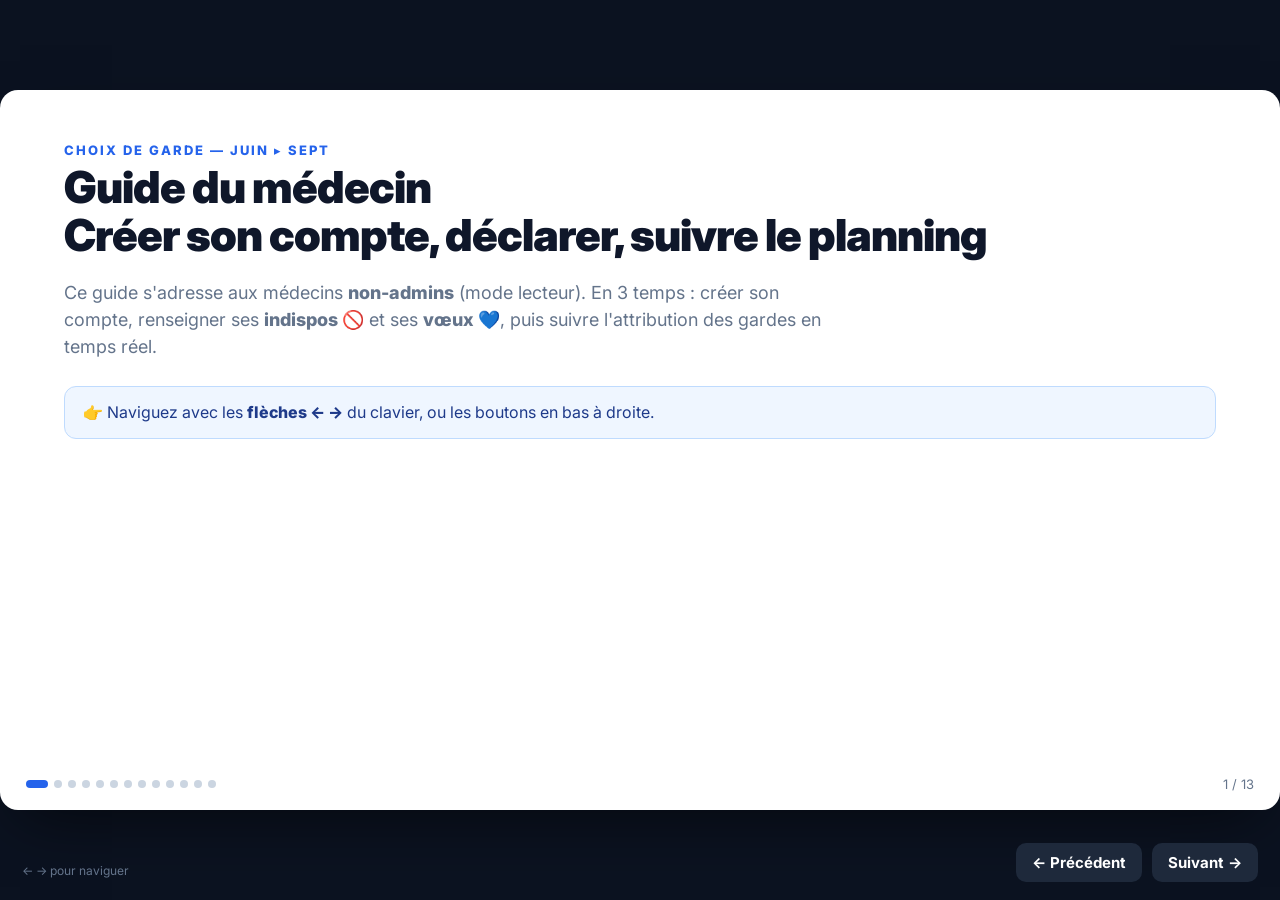
<file: guide/index.html>
<!DOCTYPE html>
<html lang="fr">
<head>
<meta charset="UTF-8">
<meta name="viewport" content="width=device-width, initial-scale=1.0">
<title>Guide médecin — Choix de garde (mode lecteur)</title>
<link rel="preconnect" href="https://fonts.googleapis.com">
<link rel="stylesheet" href="https://fonts.googleapis.com/css2?family=Inter:wght@400;500;600;700;800;900&display=swap">
<style>
  :root{
    --ink:#0f172a; --soft:#64748b; --primary:#2563eb; --primary-soft:#eff6ff;
    --ok:#16a34a; --green-cell:#dcfce7; --green-site:#a7d8b9;
    --friday:#f8fafc; --weekend:#f1f5f9; --full:#dde3eb;
    --voeu:#bfdbfe; --indispo:#fef2f2; --indispo-b:#fca5a5;
    --purple:#7c3aed;
  }
  *{box-sizing:border-box; margin:0; padding:0}
  html,body{height:100%}
  body{
    font-family:'Inter',system-ui,sans-serif; color:var(--ink);
    background:#0b1220; display:flex; align-items:center; justify-content:center;
    overflow:hidden;
  }
  .stage{
    width:min(100vw,1280px); height:min(100vh,720px);
    position:relative;
  }
  .slide{
    position:absolute; inset:0; background:#fff;
    border-radius:18px; overflow:hidden;
    padding:52px 64px; display:none; flex-direction:column;
    box-shadow:0 24px 60px -20px rgba(0,0,0,.6);
  }
  .slide.active{display:flex; animation:fade .35s ease}
  @keyframes fade{from{opacity:0; transform:translateY(8px)}to{opacity:1; transform:none}}
  .kicker{
    font-size:13px; font-weight:800; letter-spacing:2px; text-transform:uppercase;
    color:var(--primary);
  }
  h1{font-size:44px; font-weight:900; line-height:1.08; margin:6px 0 4px; letter-spacing:-1px}
  h2{font-size:30px; font-weight:800; line-height:1.12; margin:6px 0 14px; letter-spacing:-.5px}
  p.lead{font-size:18px; color:var(--soft); line-height:1.5; max-width:70ch}
  .body{margin-top:18px; display:flex; gap:34px; flex:1; min-height:0}
  .col{flex:1; min-width:0; display:flex; flex-direction:column; gap:14px}
  ul{list-style:none; display:flex; flex-direction:column; gap:12px}
  li{font-size:18px; line-height:1.4; padding-left:34px; position:relative}
  li::before{content:attr(data-ic); position:absolute; left:0; top:-1px; font-size:20px}
  .step{
    display:flex; gap:14px; align-items:flex-start; font-size:18px; line-height:1.4;
  }
  .num{
    flex:none; width:30px; height:30px; border-radius:50%;
    background:var(--primary); color:#fff; font-weight:800; font-size:15px;
    display:grid; place-items:center; margin-top:1px;
  }
  .tag{
    display:inline-flex; align-items:center; gap:6px;
    padding:3px 11px; border-radius:999px; font-size:14px; font-weight:700;
  }
  .callout{
    background:var(--primary-soft); border:1px solid #bfdbfe; border-radius:12px;
    padding:14px 18px; font-size:16px; line-height:1.45; color:#1e3a8a;
  }
  .callout.warn{background:#fffbeb; border-color:#fde68a; color:#92400e}
  .callout.green{background:#f0fdf4; border-color:#bbf7d0; color:#166534}
  b{font-weight:800}
  .fig{
    flex:1; display:flex; align-items:center; justify-content:center;
    background:#f8fafc; border:1px solid #e2e8f0; border-radius:16px; padding:22px;
  }
  /* mini-calendrier maquette */
  .mini{display:grid; grid-template-columns:repeat(4,1fr); gap:7px; width:100%}
  .cell{
    border:1px solid #e2e8f0; border-radius:8px; min-height:76px; background:#fff;
    padding:6px 7px; font-size:12px; display:flex; flex-direction:column; gap:3px;
    position:relative;
  }
  .cell .d{font-weight:800; font-size:15px; text-align:center}
  .cell .s{font-size:11px; color:#94a3b8; display:flex; justify-content:space-between}
  .cell .s b{color:#475569; font-weight:700}
  .cell.friday{background:var(--friday)}
  .cell.weekend{background:var(--weekend)}
  .cell.full{background:var(--full)}
  .cell.full .s{color:#64748b}
  .cell.mine{background:var(--green-cell); box-shadow:inset 0 0 0 2px var(--ok)}
  .cell.mine .site-on{background:var(--green-site); color:#14532d; font-weight:700; border-radius:3px; padding:0 3px}
  .cell.pick{box-shadow:inset 0 0 0 2px var(--primary); background:var(--primary-soft)}
  .cell.pick .free{color:#1d4ed8; font-weight:800}
  .cell.voeu{background:var(--voeu)}
  .cell.voeu::after{content:attr(data-v); position:absolute; top:2px; right:3px; font-size:9px; font-weight:700}
  .cell.indispo{background:var(--indispo); box-shadow:inset 0 0 0 1.5px var(--indispo-b)}
  .cell.indispo .d::after{content:" 🚫"; font-size:11px}
  .caption{margin-top:12px; font-size:14px; color:var(--soft); text-align:center}
  .legend{display:grid; grid-template-columns:1fr 1fr; gap:12px 26px; width:100%}
  .lg{display:flex; align-items:center; gap:12px; font-size:16px}
  .sw{width:44px; height:34px; border-radius:7px; border:1px solid #e2e8f0; flex:none}
  .two{display:grid; grid-template-columns:1fr 1fr; gap:22px}
  .card{border:1px solid #e2e8f0; border-radius:14px; padding:18px 20px}
  .card h3{font-size:19px; margin-bottom:10px; display:flex; align-items:center; gap:8px}
  .card.mono{background:#faf5ff; border-color:#e9d5ff}
  .card.duo{background:#eff6ff; border-color:#bfdbfe}
  .card ul li{font-size:16px}
  .footer{
    position:absolute; left:0; right:0; bottom:0; height:52px;
    display:flex; align-items:center; justify-content:space-between;
    padding:0 26px; font-size:13px; color:var(--soft);
  }
  .dots{display:flex; gap:6px}
  .dot{width:8px; height:8px; border-radius:50%; background:#cbd5e1; cursor:pointer}
  .dot.on{background:var(--primary); width:22px; border-radius:5px}
  .nav{position:fixed; bottom:18px; right:22px; display:flex; gap:10px; z-index:10}
  .nav button{
    font-family:inherit; border:none; border-radius:10px; padding:10px 16px;
    font-size:15px; font-weight:700; cursor:pointer; background:#1e293b; color:#fff;
  }
  .nav button:hover{background:#334155}
  .hint-key{position:fixed; bottom:22px; left:22px; color:#64748b; font-size:12px; z-index:10}
  .pill-tabs{display:flex; gap:6px; background:#f1f5f9; padding:5px; border-radius:999px; width:fit-content}
  .pill-tabs span{padding:6px 16px; border-radius:999px; font-size:14px; font-weight:700; color:#64748b}
  .pill-tabs span.act{background:#fff; color:var(--primary); box-shadow:0 1px 3px rgba(0,0,0,.1)}
  .pill-tabs span.adm{opacity:.4}
  .banner{
    background:#eff6ff; border:1px solid #bfdbfe; color:#1e40af;
    border-radius:10px; padding:10px 16px; font-size:15px; line-height:1.4;
  }
  .notif{
    background:#fff; border-radius:16px; padding:22px 26px; text-align:center;
    box-shadow:0 10px 30px -8px rgba(0,0,0,.25); border:1px solid #e2e8f0; max-width:340px;
  }
  .notif .ico{font-size:40px}
  .notif h3{font-size:22px; margin:6px 0}
  .notif p{color:var(--soft); font-size:15px}
  .quote-note{font-size:12px; color:#94a3b8; font-style:italic; margin-top:6px}
</style>
</head>
<body>
<div class="stage" id="stage">

  <!-- 1 -->
  <section class="slide active">
    <div class="kicker">Choix de garde — juin ▸ sept</div>
    <h1>Guide du médecin<br>Créer son compte, déclarer, suivre le planning</h1>
    <p class="lead" style="margin-top:16px">Ce guide s'adresse aux médecins <b>non-admins</b> (mode lecteur). En 3 temps :
      créer son compte, renseigner ses <b>indispos 🚫</b> et ses <b>vœux 💙</b>, puis suivre l'attribution des gardes en temps réel.</p>
    <div class="callout" style="margin-top:26px">👉 Naviguez avec les <b>flèches ← →</b> du clavier, ou les boutons en bas à droite.</div>
  </section>

  <!-- 1bis — Le principe -->
  <section class="slide">
    <div class="kicker">Le principe</div>
    <h2>Des dates « choisissables » calculées à chaque tour</h2>
    <div class="body">
      <div class="col" style="justify-content:center; flex:1.1">
        <p class="lead">Les gardes se choisissent <b>à tour de rôle</b>. À votre tour, l'application <b>croise trois informations</b> pour ne mettre en avant que les dates qui conviennent — un gain de temps et moins d'erreurs.</p>
        <ul>
          <li data-ic="🚫"><b>Vos indispos</b> — les jours impossibles sont écartés.</li>
          <li data-ic="🎯"><b>Vos objectifs</b> — combien de gardes, et sur quels sites.</li>
          <li data-ic="📋"><b>Les règles du tour</b> — ce qui peut être pris à ce tour (semaine, WE/férié…).</li>
          <li data-ic="🛏️"><b>Veille et lendemain d'une garde déjà prise</b> — écartés aussi (jamais deux gardes collées).</li>
        </ul>
      </div>
      <div class="col fig">
        <div style="display:flex; flex-direction:column; align-items:center; gap:7px; width:100%">
          <div style="width:82%; background:var(--weekend); border:1px solid #e2e8f0; border-radius:10px; padding:8px 14px; font-size:15px; font-weight:700">🚫&nbsp; Vos indispos</div>
          <div style="width:82%; background:var(--weekend); border:1px solid #e2e8f0; border-radius:10px; padding:8px 14px; font-size:15px; font-weight:700">🎯&nbsp; Vos objectifs</div>
          <div style="width:82%; background:var(--weekend); border:1px solid #e2e8f0; border-radius:10px; padding:8px 14px; font-size:15px; font-weight:700">📋&nbsp; Règles du tour</div>
          <div style="width:82%; background:var(--weekend); border:1px solid #e2e8f0; border-radius:10px; padding:8px 14px; font-size:15px; font-weight:700">🛏️&nbsp; Veille &amp; lendemain de garde</div>
          <div style="font-size:26px; color:#94a3b8; line-height:1">↓</div>
          <div style="width:78%; background:var(--primary-soft); box-shadow:inset 0 0 0 2px var(--primary); border-radius:10px; padding:12px 14px; font-size:17px; font-weight:800; color:#1d4ed8; text-align:center">🔵&nbsp; Dates choisissables</div>
          <div class="caption" style="margin-top:6px">Le choix est <b>guidé</b> et plus rapide.</div>
        </div>
      </div>
    </div>
  </section>

  <!-- 2 -->
  <section class="slide">
    <div class="kicker">Étape 1 · Compte</div>
    <h2>Créer son compte</h2>
    <div class="body">
      <div class="col">
        <div class="step"><div class="num">1</div><div>Saisir un <b>email</b> et un <b>mot de passe</b>.</div></div>
        <div class="step"><div class="num">2</div><div>Cliquer sur <span class="tag" style="background:#e2e8f0">Créer un compte</span> (la première fois seulement).</div></div>
        <div class="step"><div class="num">3</div><div>Les fois suivantes : <span class="tag" style="background:#dbeafe;color:#1e40af">Se connecter</span> avec les mêmes identifiants.</div></div>
        <div class="callout" style="margin-top:8px">Un seul compte par personne — le mot de passe est à conserver précieusement.</div>
      </div>
      <div class="col fig">
        <div style="width:280px; border:1px solid #e2e8f0; border-radius:14px; padding:22px; background:#fff">
          <div style="font-weight:900; font-size:20px">Choix Garde</div>
          <div style="color:#64748b; font-size:13px; margin-bottom:14px">juin – sept 2026</div>
          <div style="font-size:12px; color:#475569">Email</div>
          <div style="border:1px solid #cbd5e1; border-radius:7px; height:34px; margin:3px 0 10px"></div>
          <div style="font-size:12px; color:#475569">Mot de passe</div>
          <div style="border:1px solid #cbd5e1; border-radius:7px; height:34px; margin:3px 0 14px"></div>
          <div style="display:flex; gap:8px">
            <div style="flex:1; background:var(--primary); color:#fff; text-align:center; border-radius:7px; padding:8px; font-weight:700; font-size:13px">Se connecter</div>
            <div style="flex:1; border:1px solid #cbd5e1; text-align:center; border-radius:7px; padding:8px; font-weight:700; font-size:13px">Créer un compte</div>
          </div>
        </div>
      </div>
    </div>
  </section>

  <!-- 3 -->
  <section class="slide">
    <div class="kicker">Étape 1 · Identité</div>
    <h2>Première connexion : choisir son nom</h2>
    <div class="body">
      <div class="col">
        <p class="lead">À la toute première connexion, l'application demande de <b>s'associer à son nom</b> dans la liste des médecins.</p>
        <div class="step"><div class="num">1</div><div>Sélectionner <b>son nom</b> dans le menu déroulant.</div></div>
        <div class="step"><div class="num">2</div><div>Cliquer sur <span class="tag" style="background:#dbeafe;color:#1e40af">Valider</span>.</div></div>
        <div class="callout warn" style="margin-top:8px">⚠️ Bien sélectionner <b>son propre</b> nom : c'est lui qui porte les objectifs, les vœux et les gardes.</div>
      </div>
      <div class="col fig">
        <div style="width:300px; border:1px solid #e2e8f0; border-radius:14px; padding:22px; background:#fff">
          <p style="font-size:14px; color:#475569; margin-bottom:12px">Première connexion — choisis ton nom dans la liste :</p>
          <div style="font-size:12px; color:#475569">Nom</div>
          <div style="border:1px solid #cbd5e1; border-radius:7px; height:36px; margin:3px 0 14px; display:flex; align-items:center; padding:0 10px; font-size:13px; color:#0f172a; justify-content:space-between">Dr Martin <span style="color:#94a3b8">▾</span></div>
          <div style="background:var(--primary); color:#fff; text-align:center; border-radius:7px; padding:9px; font-weight:700; font-size:13px">Valider</div>
        </div>
      </div>
    </div>
  </section>

  <!-- 4 -->
  <section class="slide">
    <div class="kicker">Repères</div>
    <h2>Deux onglets à disposition</h2>
    <div class="body">
      <div class="col" style="gap:20px">
        <div class="pill-tabs">
          <span class="act">Planning</span><span>Perso</span><span class="adm">Réglages · admin</span><span>Déconnexion</span>
        </div>
        <ul>
          <li data-ic="🗓️"><b>Planning</b> — le calendrier des gardes, en <b>lecture seule</b>. Il permet de suivre qui prend quoi, en temps réel.</li>
          <li data-ic="👤"><b>Perso</b> — l'espace personnel : les objectifs, et l'endroit où déclarer ses <b>indispos 🚫</b> et ses <b>vœux 💙</b>.</li>
          <li data-ic="🔒"><b>Réglages</b> — réservé à l'admin, il n'apparaît pas côté médecin.</li>
        </ul>
        <div class="callout">Le passage de <b>Perso</b> à <b>Planning</b> est possible à tout moment : les déclarations sont enregistrées automatiquement.</div>
      </div>
    </div>
  </section>

  <!-- 5 -->
  <section class="slide">
    <div class="kicker">Étape 2 · Perso</div>
    <h2>L'onglet Perso en un coup d'œil</h2>
    <div class="body">
      <div class="col">
        <ul>
          <li data-ic="🎯"><b>Mes objectifs restants</b> — le nombre de gardes restant à obtenir (par site, semaine / WE-férié).</li>
          <li data-ic="⏭️"><b>À mon prochain tour</b> — un rappel de ce qui pourra être choisi.</li>
          <li data-ic="🚫"><b>Indispos</b> — les jours d'indisponibilité.</li>
          <li data-ic="💙"><b>Vœux</b> — les jours / sites souhaités.</li>
        </ul>
        <div class="callout green">Plus les indispos et vœux sont à jour, mieux l'attribution correspondra aux préférences de chacun.</div>
      </div>
      <div class="col fig">
        <div style="width:100%">
          <div style="background:linear-gradient(90deg,#166534,#15803d); color:#fff; border-radius:10px 10px 0 0; padding:10px 14px; font-weight:800">Dr Martin</div>
          <div style="border:1px solid #e2e8f0; border-top:none; border-radius:0 0 10px 10px; padding:14px; display:flex; gap:14px; font-size:13px">
            <div style="flex:1"><div style="color:#64748b; font-size:11px; text-transform:uppercase; font-weight:700">Objectifs</div>
              HMN · Semaine 7 · WE 4<br>ACH · Semaine 5 · WE 3</div>
            <div style="flex:1; background:#f0fdf4; border:1px solid #166534; border-radius:8px; padding:8px"><div style="color:#166534; font-size:11px; font-weight:800">Gardes restantes</div>HMN 3 · ACH 2</div>
          </div>
        </div>
      </div>
    </div>
  </section>

  <!-- 6 -->
  <section class="slide">
    <div class="kicker">Étape 2 · Déclarer</div>
    <h2>Poser une indispo 🚫 ou un vœu 💙</h2>
    <div class="body">
      <div class="col">
        <div class="banner" style="background:#f8fafc; border-color:#e2e8f0; color:#334155">
          Clic sur la <b>date</b> = 🚫 indispo (re-clic = annuler).<br>
          Clic sur <b>HMN</b> ou <b>ACH</b> = 💙 vœu sur ce site (re-clic = annuler).
        </div>
        <ul>
          <li data-ic="🚫"><b>Indispo</b> : cliquer sur le <b>numéro du jour</b> → la case devient rouge.</li>
          <li data-ic="💙"><b>Vœu</b> : cliquer sur <b>HMN</b> ou <b>ACH</b> dans la case → fond bleu + cœur.</li>
          <li data-ic="🔁"><b>Annuler</b> : re-cliquer au même endroit.</li>
          <li data-ic="⛔"><b>Exclusifs</b> : un jour est soit indispo, soit vœu — pas les deux.</li>
        </ul>
      </div>
      <div class="col fig">
        <div class="mini" style="grid-template-columns:repeat(2,1fr); max-width:260px">
          <div class="cell indispo"><div class="d">12</div><div class="s">HMN</div><div class="s">ACH</div></div>
          <div class="cell voeu" data-v="💙HMN"><div class="d">14</div><div class="s"><b>HMN</b></div><div class="s">ACH</div></div>
        </div>
        <div class="caption">À gauche : indispo 🚫 · À droite : vœu 💙 sur HMN</div>
      </div>
    </div>
  </section>

  <!-- 7 -->
  <section class="slide">
    <div class="kicker">Subtilité importante</div>
    <h2>Mono-site vs double-site</h2>
    <div class="body">
      <div class="two" style="width:100%">
        <div class="card mono">
          <h3>🅜 Médecin mono-site</h3>
          <ul>
            <li data-ic="•">Un <b>seul site</b> pratiqué (HMN <i>ou</i> ACH).</li>
            <li data-ic="•">L'application n'affiche que <b>la ligne de garde concernée</b> — objectifs, consignes et calendrier adaptés au site.</li>
            <li data-ic="💙">Un vœu = un clic sur son site. Simple.</li>
          </ul>
        </div>
        <div class="card duo">
          <h3>🅓 Médecin double-site</h3>
          <ul>
            <li data-ic="•"><b>HMN et ACH</b> pratiqués : les deux lignes s'affichent.</li>
            <li data-ic="💙">Un vœu peut porter sur <b>HMN</b>, sur <b>ACH</b>, ou sur <b>les deux</b> le même jour.</li>
            <li data-ic="①">Un vœu <b>HMN + ACH le même jour = 1 seul vœu</b> (« les deux »), pas deux.</li>
          </ul>
        </div>
      </div>
    </div>
  </section>

  <!-- 8 -->
  <section class="slide">
    <div class="kicker">Étape 3 · Suivre</div>
    <h2>Le Planning est en lecture seule</h2>
    <div class="body">
      <div class="col">
        <div class="banner">👁 Lecture seule — seul l'admin modifie le planning. Tu vois les changements en temps réel ; tu peux toujours ajuster tes indispos &amp; vœux dans l'onglet <b>Perso</b>.</div>
        <div class="quote-note">↑ texte exact affiché dans l'application</div>
        <ul>
          <li data-ic="👀">Le planning se <b>consulte</b> sans possibilité de le modifier.</li>
          <li data-ic="⚡">Chaque garde posée par l'admin <b>apparaît instantanément</b>.</li>
          <li data-ic="✍️">Seul l'onglet <b>Perso</b> reste modifiable (indispos &amp; vœux), à tout moment.</li>
        </ul>
      </div>
    </div>
  </section>

  <!-- 9 -->
  <section class="slide">
    <div class="kicker">Affichage</div>
    <h2>Quand c'est une autre personne qui choisit</h2>
    <div class="body">
      <div class="col">
        <p class="lead">L'onglet <b>Planning</b> est affiché <b>du point de vue de la personne dont c'est le tour</b>, pour l'aider à choisir.</p>
        <ul>
          <li data-ic="🟩"><b>Vert</b> = les gardes de la <b>personne en train de choisir</b> — <b>pas</b> les siennes.</li>
          <li data-ic="⬜"><b>Gris foncé</b> = jour <b>complet</b> (les deux sites pris).</li>
          <li data-ic="🔵"><b>Liseré bleu</b> = date encore <b>choisissable</b> par cette personne.</li>
          <li data-ic="🙈">Les vœux / indispos ne sont visibles que par la personne concernée.</li>
        </ul>
        <div class="callout green">💡 Pour suivre <b>ses propres gardes</b> et son avancement, ouvrir l'onglet <b>Perso</b> : le calendrier y reste centré sur soi (ses gardes en vert).</div>
      </div>
      <div class="col fig">
        <div class="mini">
          <div class="cell mine"><div class="d">3</div><div class="s"><span class="site-on">HMN</span></div><div class="s">ACH</div></div>
          <div class="cell full"><div class="d">4</div><div class="s"><b>HMN</b></div><div class="s"><b>ACH</b></div></div>
          <div class="cell pick"><div class="d">5</div><div class="s free">HMN</div><div class="s free">ACH</div></div>
          <div class="cell friday"><div class="d">6</div><div class="s">HMN</div><div class="s">ACH</div></div>
        </div>
        <div class="caption">Vert = garde de la personne qui choisit · jour complet · date choisissable · jour libre</div>
      </div>
    </div>
  </section>

  <!-- 10 -->
  <section class="slide">
    <div class="kicker">Affichage</div>
    <h2>Quand c'est à son tour de choisir</h2>
    <div class="body">
      <div class="col">
        <ul>
          <li data-ic="🔔">Une <b>notification</b> « C'est à toi de choisir ! » apparaît, quel que soit l'onglet.</li>
          <li data-ic="💙">Sur <b>son propre écran</b> (connecté à son compte), <b>ses vœux</b> (bleu) et <b>ses indispos</b> (rouge 🚫) s'affichent pour repérer les bons jours.</li>
          <li data-ic="👁"><b>Sur l'écran partagé de l'admin</b> (vue admin), ces vœux/indispos <b>ne sont pas visibles</b> — seules les gardes et les dates choisissables le sont.</li>
          <li data-ic="🧑‍⚕️">👉 <b>C'est l'admin qui pose la garde</b> — il suffit de lui communiquer le choix.</li>
        </ul>
        <div class="callout">En pratique : l'admin <b>partage son écran (Zoom)</b> pour tout le monde ; chacun peut en parallèle <b>se connecter avec son compte</b> pour mieux voir ses propres gardes, vœux et indispos.</div>
      </div>
      <div class="col fig">
        <div class="notif">
          <div class="ico">🔔</div>
          <h3>C'est à toi de choisir&nbsp;!</h3>
          <p>Tour 2 — à choisir : 1 semaine, 1 WE/férié.</p>
          <div style="margin-top:12px; display:flex; gap:8px; justify-content:center">
            <div style="background:var(--primary); color:#fff; border-radius:8px; padding:8px 16px; font-weight:700; font-size:13px">Voir le planning</div>
            <div style="border:1px solid #cbd5e1; border-radius:8px; padding:8px 16px; font-weight:700; font-size:13px">OK</div>
          </div>
        </div>
      </div>
    </div>
  </section>

  <!-- 11 -->
  <section class="slide">
    <div class="kicker">Aide-mémoire</div>
    <h2>La légende des couleurs</h2>
    <div class="body">
      <div class="col" style="justify-content:center">
        <div class="legend">
          <div class="lg"><span class="sw" style="background:var(--green-cell); box-shadow:inset 0 0 0 2px var(--ok)"></span> Garde attribuée <span style="color:#64748b;font-size:13px">(du choisisseur sur Planning, de soi sur Perso)</span></div>
          <div class="lg"><span class="sw" style="background:var(--voeu)"></span> Vœu 💙 (visible à son tour)</div>
          <div class="lg"><span class="sw" style="background:var(--indispo); box-shadow:inset 0 0 0 1.5px var(--indispo-b)"></span> Indispo 🚫 (visible à son tour)</div>
          <div class="lg"><span class="sw" style="background:var(--primary-soft); box-shadow:inset 0 0 0 2px var(--primary)"></span> Date choisissable</div>
          <div class="lg"><span class="sw" style="background:var(--full)"></span> Jour complet</div>
          <div class="lg"><span class="sw" style="background:var(--weekend)"></span> Week-end / férié</div>
          <div class="lg"><span class="sw" style="background:var(--friday)"></span> Vendredi</div>
          <div class="lg"><span class="sw" style="background:#fff"></span> Jour de semaine libre</div>
        </div>
        <div class="callout green" style="margin-top:22px">Une <b>garde attribuée (vert)</b> prime toujours : si un vœu tombe sur ce jour, la case reste verte.</div>
      </div>
    </div>
  </section>

  <!-- 12 -->
  <section class="slide">
    <div class="kicker">C'est tout !</div>
    <h1>En résumé</h1>
    <div class="body">
      <div class="col" style="justify-content:center">
        <ul style="gap:16px">
          <li data-ic="①"><b>Créer son compte</b> et s'associer à son nom.</li>
          <li data-ic="②"><b>Onglet Perso</b> : poser ses indispos 🚫 et ses vœux 💙 (mono ou double-site).</li>
          <li data-ic="③"><b>Onglet Planning</b> : suivre l'attribution en temps réel (lecture seule).</li>
          <li data-ic="④"><b>À son tour</b> : une notification prévient, l'admin pose la garde.</li>
        </ul>
        <div class="callout" style="margin-top:10px">Une question, un doute sur un vœu ou une indispo ? S'adresser à l'admin — tout se met à jour en direct.</div>
      </div>
    </div>
  </section>

</div>

<div class="hint-key">← → pour naviguer</div>
<div class="nav">
  <button id="prev">← Précédent</button>
  <button id="next">Suivant →</button>
</div>

<script>
  const slides=[...document.querySelectorAll('.slide')];
  let i=0;
  function show(n){
    i=Math.max(0,Math.min(slides.length-1,n));
    slides.forEach((s,k)=>s.classList.toggle('active',k===i));
    renderDots();
  }
  function renderDots(){
    slides.forEach(s=>{
      let f=s.querySelector('.footer');
      if(!f){f=document.createElement('div');f.className='footer';s.appendChild(f);}
      f.innerHTML='<div class="dots">'+slides.map((_,k)=>'<span class="dot '+(k===i?'on':'')+'" data-k="'+k+'"></span>').join('')+'</div>'
        +'<div>'+(i+1)+' / '+slides.length+'</div>';
    });
    document.querySelectorAll('.dot').forEach(d=>d.onclick=()=>show(+d.dataset.k));
  }
  document.getElementById('next').onclick=()=>show(i+1);
  document.getElementById('prev').onclick=()=>show(i-1);
  document.addEventListener('keydown',e=>{
    if(e.key==='ArrowRight'||e.key===' '||e.key==='PageDown')show(i+1);
    else if(e.key==='ArrowLeft'||e.key==='PageUp')show(i-1);
    else if(e.key==='Home')show(0);
    else if(e.key==='End')show(slides.length-1);
  });
  show(0);
</script>
</body>
</html>
</file>
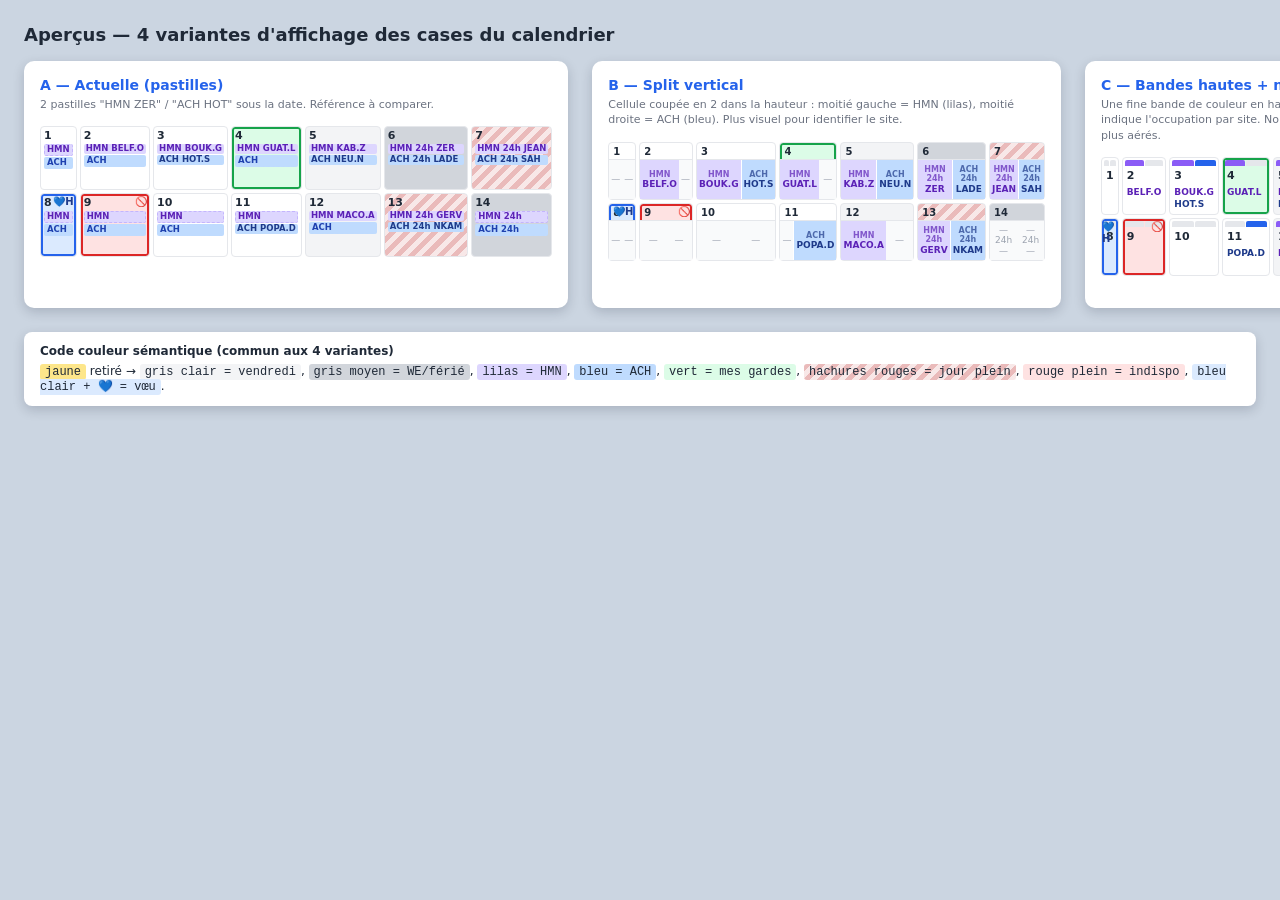
<file: previews.html>
<!DOCTYPE html>
<html lang="fr">
<head>
<meta charset="UTF-8">
<title>Aperçus — variantes d'affichage</title>
<style>
  body {
    font-family: -apple-system, BlinkMacSystemFont, "Segoe UI", system-ui, sans-serif;
    background: #cbd5e1;
    color: #1f2937;
    padding: 24px;
    margin: 0;
  }
  h1 { font-size: 18px; margin: 0 0 16px; }
  .grid {
    display: grid;
    grid-template-columns: repeat(4, 1fr);
    gap: 24px;
  }
  .col {
    background: white;
    border-radius: 10px;
    padding: 16px;
    box-shadow: 0 4px 12px rgba(15,23,42,0.18);
  }
  .col h2 {
    font-size: 14px;
    margin: 0 0 4px;
    color: #2563eb;
  }
  .col .desc { font-size: 11px; color: #6b7280; margin-bottom: 14px; line-height: 1.4; }
  .week-grid {
    display: grid;
    grid-template-columns: repeat(7, 1fr);
    gap: 3px;
  }
  .day-base {
    border: 1px solid #e5e7eb;
    border-radius: 4px;
    padding: 3px;
    min-height: 56px;
    background: white;
    position: relative;
    font-size: 9px;
    line-height: 1.15;
    display: flex;
    flex-direction: column;
  }
  .num { font-weight: 600; font-size: 11px; }

  /* couleurs jours */
  .friday  { background: #f3f4f6; }
  .weekend { background: #d1d5db; }
  .holiday { background: #d1d5db; }

  /* états sémantiques (communs aux 4 variantes) */
  .full {
    background: repeating-linear-gradient(135deg, rgba(185,28,28,0.30) 0 5px, rgba(185,28,28,0.10) 5px 10px);
  }
  .mine {
    background: #dcfce7 !important;
    box-shadow: inset 0 0 0 2px #16a34a;
  }
  .blocked {
    background: #fee2e2 !important;
    box-shadow: inset 0 0 0 2px #dc2626;
  }
  .blocked::before { content: "🚫"; position: absolute; top: 2px; right: 2px; font-size: 10px; }
  .wished-h { box-shadow: inset 0 0 0 2px #2563eb; background-color: #dbeafe; }
  .wished-h::before { content: "💙H"; position: absolute; top: 2px; right: 2px; font-size: 10px; color: #1e3a8a; font-weight: 700; }

  /* ============ VARIANTE A : ACTUELLE (pastilles) ============ */
  .va .slot {
    margin-top: 1px;
    font-size: 8.5px;
    padding: 0 2px;
    border-radius: 2px;
    overflow: hidden;
    text-overflow: ellipsis;
    white-space: nowrap;
  }
  .va .slot.hmn { background: #ddd6fe; color: #5b21b6; font-weight: 600; }
  .va .slot.ach { background: #bfdbfe; color: #1e3a8a; font-weight: 600; }
  .va .slot.empty { border: 1px dashed #cbd5e1; color: #6b7280; }
  .va .slot.empty.hmn { border-color: #c4b5fd; color: #5b21b6; }
  .va .slot.empty.ach { border-color: #bfdbfe; color: #1e40af; }

  /* ============ VARIANTE B : SPLIT VERTICAL (2 colonnes) ============ */
  .vb .day-base { padding: 0; min-height: 56px; }
  .vb .num { padding: 3px 4px 0; font-size: 10px; }
  .vb .split {
    display: grid;
    grid-template-columns: 1fr 1fr;
    flex: 1;
    margin-top: 2px;
    gap: 0;
    border-top: 1px solid #e5e7eb;
  }
  .vb .half {
    display: flex;
    flex-direction: column;
    justify-content: center;
    align-items: center;
    padding: 2px;
    font-size: 9px;
    text-align: center;
  }
  .vb .half.hmn { background: #ddd6fe; color: #5b21b6; }
  .vb .half.ach { background: #bfdbfe; color: #1e3a8a; border-left: 1px solid white; }
  .vb .half .label { font-weight: 700; font-size: 8px; opacity: 0.7; }
  .vb .half .name { font-weight: 600; font-size: 9px; }
  .vb .half.empty { background: #f9fafb; color: #9ca3af; }

  /* ============ VARIANTE C : BANDES HAUTES ============ */
  .vc .day-base { padding: 0; }
  .vc .bars { display: flex; gap: 1px; padding: 2px 2px 0; }
  .vc .bar {
    flex: 1;
    height: 6px;
    border-radius: 2px 2px 0 0;
    background: #e5e7eb;
  }
  .vc .bar.hmn { background: #8b5cf6; }
  .vc .bar.ach { background: #2563eb; }
  .vc .num { padding: 4px; font-size: 11px; }
  .vc .names { padding: 0 4px 4px; font-size: 9px; line-height: 1.3; }
  .vc .names .name-h { color: #5b21b6; font-weight: 600; }
  .vc .names .name-a { color: #1e3a8a; font-weight: 600; }

  /* ============ VARIANTE D : MINIMALISTE INITIALES ============ */
  .vd .day-base {
    align-items: stretch;
    padding: 4px;
  }
  .vd .num { font-size: 11px; margin-bottom: 4px; }
  .vd .initials {
    display: flex;
    gap: 3px;
    margin-top: auto;
  }
  .vd .ini {
    flex: 1;
    text-align: center;
    border-radius: 3px;
    padding: 3px 0;
    font-weight: 700;
    font-size: 11px;
    line-height: 1;
  }
  .vd .ini.hmn { background: #ddd6fe; color: #5b21b6; }
  .vd .ini.ach { background: #bfdbfe; color: #1e3a8a; }
  .vd .ini.empty { background: #f3f4f6; color: #d1d5db; font-weight: 400; }

  legend {
    margin-top: 24px;
    background: white;
    padding: 12px 16px;
    border-radius: 8px;
    font-size: 12px;
    box-shadow: 0 4px 12px rgba(15,23,42,0.18);
  }
  legend strong { display: block; margin-bottom: 6px; }
  legend code {
    background: #f3f4f6;
    padding: 1px 5px;
    border-radius: 3px;
    font-family: monospace;
  }
</style>
</head>
<body>
<h1>Aperçus — 4 variantes d'affichage des cases du calendrier</h1>

<div class="grid">

  <!-- ============ VARIANTE A ============ -->
  <div class="col va">
    <h2>A — Actuelle (pastilles)</h2>
    <div class="desc">2 pastilles "HMN ZER" / "ACH HOT" sous la date. Référence à comparer.</div>
    <div class="week-grid">
      <div class="day-base"><div class="num">1</div><div class="slot empty hmn">HMN</div><div class="slot empty ach">ACH</div></div>
      <div class="day-base"><div class="num">2</div><div class="slot hmn">HMN BELF.O</div><div class="slot empty ach">ACH</div></div>
      <div class="day-base"><div class="num">3</div><div class="slot hmn">HMN BOUK.G</div><div class="slot ach">ACH HOT.S</div></div>
      <div class="day-base mine"><div class="num">4</div><div class="slot hmn">HMN GUAT.L</div><div class="slot empty ach">ACH</div></div>
      <div class="day-base friday"><div class="num">5</div><div class="slot hmn">HMN KAB.Z</div><div class="slot ach">ACH NEU.N</div></div>
      <div class="day-base weekend"><div class="num">6</div><div class="slot hmn">HMN 24h ZER</div><div class="slot ach">ACH 24h LADE</div></div>
      <div class="day-base weekend full"><div class="num">7</div><div class="slot hmn">HMN 24h JEAN</div><div class="slot ach">ACH 24h SAH</div></div>

      <div class="day-base wished-h"><div class="num">8</div><div class="slot empty hmn">HMN</div><div class="slot empty ach">ACH</div></div>
      <div class="day-base blocked"><div class="num">9</div><div class="slot empty hmn">HMN</div><div class="slot empty ach">ACH</div></div>
      <div class="day-base"><div class="num">10</div><div class="slot empty hmn">HMN</div><div class="slot empty ach">ACH</div></div>
      <div class="day-base"><div class="num">11</div><div class="slot empty hmn">HMN</div><div class="slot ach">ACH POPA.D</div></div>
      <div class="day-base friday"><div class="num">12</div><div class="slot hmn">HMN MACO.A</div><div class="slot empty ach">ACH</div></div>
      <div class="day-base weekend full"><div class="num">13</div><div class="slot hmn">HMN 24h GERV</div><div class="slot ach">ACH 24h NKAM</div></div>
      <div class="day-base weekend"><div class="num">14</div><div class="slot empty hmn">HMN 24h</div><div class="slot empty ach">ACH 24h</div></div>
    </div>
  </div>

  <!-- ============ VARIANTE B ============ -->
  <div class="col vb">
    <h2>B — Split vertical</h2>
    <div class="desc">Cellule coupée en 2 dans la hauteur : moitié gauche = HMN (lilas), moitié droite = ACH (bleu). Plus visuel pour identifier le site.</div>
    <div class="week-grid">
      <div class="day-base"><div class="num">1</div><div class="split"><div class="half empty">—</div><div class="half empty">—</div></div></div>
      <div class="day-base"><div class="num">2</div><div class="split"><div class="half hmn"><span class="label">HMN</span><span class="name">BELF.O</span></div><div class="half empty">—</div></div></div>
      <div class="day-base"><div class="num">3</div><div class="split"><div class="half hmn"><span class="label">HMN</span><span class="name">BOUK.G</span></div><div class="half ach"><span class="label">ACH</span><span class="name">HOT.S</span></div></div></div>
      <div class="day-base mine"><div class="num">4</div><div class="split"><div class="half hmn"><span class="label">HMN</span><span class="name">GUAT.L</span></div><div class="half empty">—</div></div></div>
      <div class="day-base friday"><div class="num">5</div><div class="split"><div class="half hmn"><span class="label">HMN</span><span class="name">KAB.Z</span></div><div class="half ach"><span class="label">ACH</span><span class="name">NEU.N</span></div></div></div>
      <div class="day-base weekend"><div class="num">6</div><div class="split"><div class="half hmn"><span class="label">HMN 24h</span><span class="name">ZER</span></div><div class="half ach"><span class="label">ACH 24h</span><span class="name">LADE</span></div></div></div>
      <div class="day-base weekend full"><div class="num">7</div><div class="split"><div class="half hmn"><span class="label">HMN 24h</span><span class="name">JEAN</span></div><div class="half ach"><span class="label">ACH 24h</span><span class="name">SAH</span></div></div></div>

      <div class="day-base wished-h"><div class="num">8</div><div class="split"><div class="half empty">—</div><div class="half empty">—</div></div></div>
      <div class="day-base blocked"><div class="num">9</div><div class="split"><div class="half empty">—</div><div class="half empty">—</div></div></div>
      <div class="day-base"><div class="num">10</div><div class="split"><div class="half empty">—</div><div class="half empty">—</div></div></div>
      <div class="day-base"><div class="num">11</div><div class="split"><div class="half empty">—</div><div class="half ach"><span class="label">ACH</span><span class="name">POPA.D</span></div></div></div>
      <div class="day-base friday"><div class="num">12</div><div class="split"><div class="half hmn"><span class="label">HMN</span><span class="name">MACO.A</span></div><div class="half empty">—</div></div></div>
      <div class="day-base weekend full"><div class="num">13</div><div class="split"><div class="half hmn"><span class="label">HMN 24h</span><span class="name">GERV</span></div><div class="half ach"><span class="label">ACH 24h</span><span class="name">NKAM</span></div></div></div>
      <div class="day-base weekend"><div class="num">14</div><div class="split"><div class="half empty">— 24h —</div><div class="half empty">— 24h —</div></div></div>
    </div>
  </div>

  <!-- ============ VARIANTE C ============ -->
  <div class="col vc">
    <h2>C — Bandes hautes + noms</h2>
    <div class="desc">Une fine bande de couleur en haut de la cellule indique l'occupation par site. Noms écrits en dessous, plus aérés.</div>
    <div class="week-grid">
      <div class="day-base"><div class="bars"><div class="bar"></div><div class="bar"></div></div><div class="num">1</div><div class="names">&nbsp;</div></div>
      <div class="day-base"><div class="bars"><div class="bar hmn"></div><div class="bar"></div></div><div class="num">2</div><div class="names"><div class="name-h">BELF.O</div></div></div>
      <div class="day-base"><div class="bars"><div class="bar hmn"></div><div class="bar ach"></div></div><div class="num">3</div><div class="names"><div class="name-h">BOUK.G</div><div class="name-a">HOT.S</div></div></div>
      <div class="day-base mine"><div class="bars"><div class="bar hmn"></div><div class="bar"></div></div><div class="num">4</div><div class="names"><div class="name-h">GUAT.L</div></div></div>
      <div class="day-base friday"><div class="bars"><div class="bar hmn"></div><div class="bar ach"></div></div><div class="num">5</div><div class="names"><div class="name-h">KAB.Z</div><div class="name-a">NEU.N</div></div></div>
      <div class="day-base weekend"><div class="bars"><div class="bar hmn"></div><div class="bar ach"></div></div><div class="num">6</div><div class="names"><div class="name-h">ZER</div><div class="name-a">LADE</div></div></div>
      <div class="day-base weekend full"><div class="bars"><div class="bar hmn"></div><div class="bar ach"></div></div><div class="num">7</div><div class="names"><div class="name-h">JEAN</div><div class="name-a">SAH</div></div></div>

      <div class="day-base wished-h"><div class="bars"><div class="bar"></div><div class="bar"></div></div><div class="num">8</div><div class="names">&nbsp;</div></div>
      <div class="day-base blocked"><div class="bars"><div class="bar"></div><div class="bar"></div></div><div class="num">9</div><div class="names">&nbsp;</div></div>
      <div class="day-base"><div class="bars"><div class="bar"></div><div class="bar"></div></div><div class="num">10</div><div class="names">&nbsp;</div></div>
      <div class="day-base"><div class="bars"><div class="bar"></div><div class="bar ach"></div></div><div class="num">11</div><div class="names"><div class="name-a">POPA.D</div></div></div>
      <div class="day-base friday"><div class="bars"><div class="bar hmn"></div><div class="bar"></div></div><div class="num">12</div><div class="names"><div class="name-h">MACO.A</div></div></div>
      <div class="day-base weekend full"><div class="bars"><div class="bar hmn"></div><div class="bar ach"></div></div><div class="num">13</div><div class="names"><div class="name-h">GERV</div><div class="name-a">NKAM</div></div></div>
      <div class="day-base weekend"><div class="bars"><div class="bar"></div><div class="bar"></div></div><div class="num">14</div><div class="names">&nbsp;</div></div>
    </div>
  </div>

  <!-- ============ VARIANTE D ============ -->
  <div class="col vd">
    <h2>D — Initiales colorées</h2>
    <div class="desc">Très épurée : 2 grosses pastilles d'initiales en bas de la case (rien sur les vides). Optimal pour vue d'ensemble rapide.</div>
    <div class="week-grid">
      <div class="day-base"><div class="num">1</div><div class="initials"><div class="ini empty">—</div><div class="ini empty">—</div></div></div>
      <div class="day-base"><div class="num">2</div><div class="initials"><div class="ini hmn">BO</div><div class="ini empty">—</div></div></div>
      <div class="day-base"><div class="num">3</div><div class="initials"><div class="ini hmn">BG</div><div class="ini ach">HS</div></div></div>
      <div class="day-base mine"><div class="num">4</div><div class="initials"><div class="ini hmn">GL</div><div class="ini empty">—</div></div></div>
      <div class="day-base friday"><div class="num">5</div><div class="initials"><div class="ini hmn">KZ</div><div class="ini ach">NN</div></div></div>
      <div class="day-base weekend"><div class="num">6</div><div class="initials"><div class="ini hmn">ZE</div><div class="ini ach">LM</div></div></div>
      <div class="day-base weekend full"><div class="num">7</div><div class="initials"><div class="ini hmn">JJ</div><div class="ini ach">SC</div></div></div>

      <div class="day-base wished-h"><div class="num">8</div><div class="initials"><div class="ini empty">—</div><div class="ini empty">—</div></div></div>
      <div class="day-base blocked"><div class="num">9</div><div class="initials"><div class="ini empty">—</div><div class="ini empty">—</div></div></div>
      <div class="day-base"><div class="num">10</div><div class="initials"><div class="ini empty">—</div><div class="ini empty">—</div></div></div>
      <div class="day-base"><div class="num">11</div><div class="initials"><div class="ini empty">—</div><div class="ini ach">PD</div></div></div>
      <div class="day-base friday"><div class="num">12</div><div class="initials"><div class="ini hmn">MA</div><div class="ini empty">—</div></div></div>
      <div class="day-base weekend full"><div class="num">13</div><div class="initials"><div class="ini hmn">GC</div><div class="ini ach">NI</div></div></div>
      <div class="day-base weekend"><div class="num">14</div><div class="initials"><div class="ini empty">—</div><div class="ini empty">—</div></div></div>
    </div>
  </div>

</div>

<legend>
  <strong>Code couleur sémantique (commun aux 4 variantes)</strong>
  <code style="background:#fde68a">jaune</code> retiré → <code>gris clair = vendredi</code>, <code style="background:#d1d5db">gris moyen = WE/férié</code>,
  <code style="background:#ddd6fe">lilas = HMN</code>,
  <code style="background:#bfdbfe">bleu = ACH</code>,
  <code style="background:#dcfce7">vert = mes gardes</code>,
  <code style="background:repeating-linear-gradient(135deg, rgba(185,28,28,0.30) 0 5px, rgba(185,28,28,0.10) 5px 10px)">hachures rouges = jour plein</code>,
  <code style="background:#fee2e2">rouge plein = indispo</code>,
  <code style="background:#dbeafe">bleu clair + 💙 = vœu</code>.
</legend>

</body>
</html>
</file>
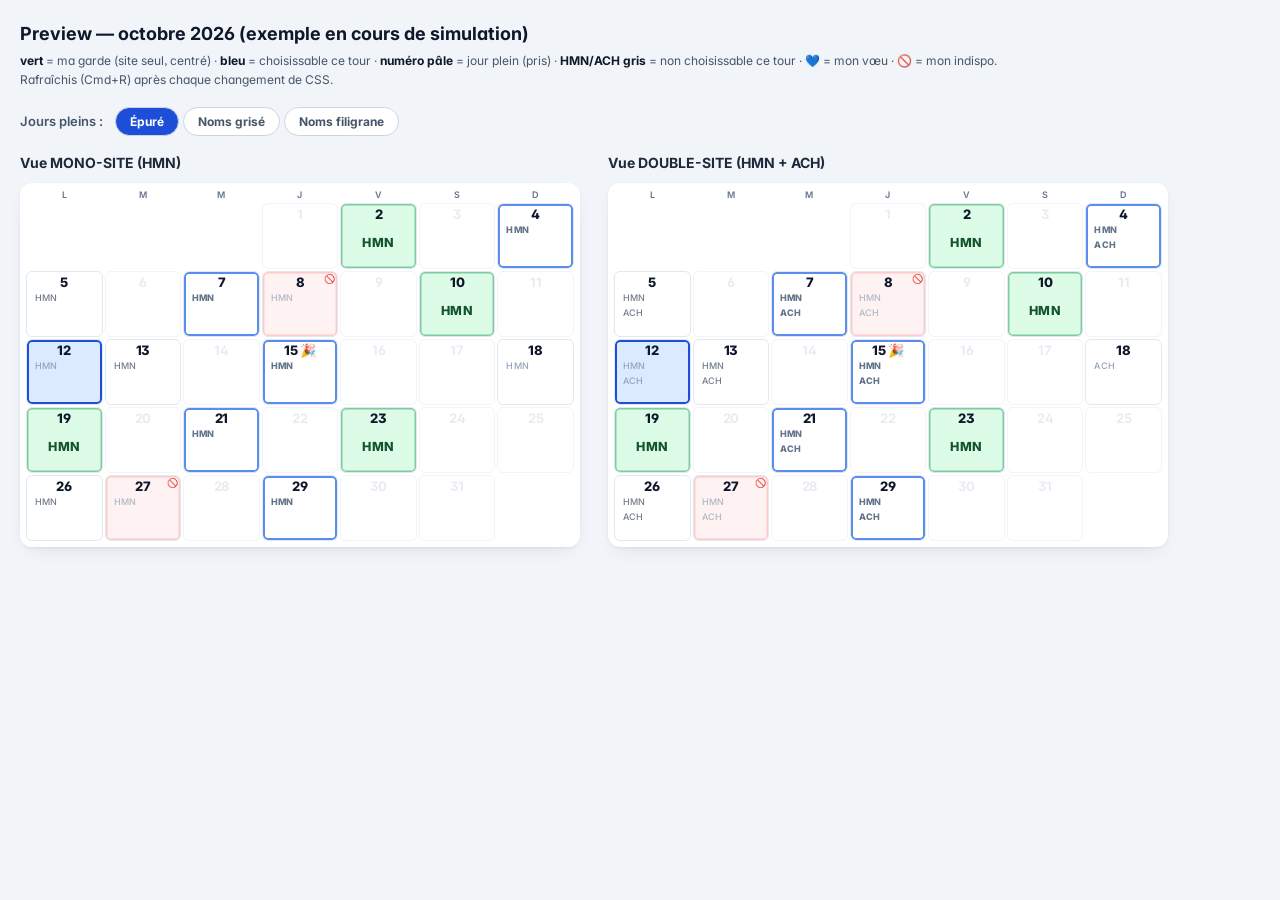
<file: test/preview-cells.html>
<!DOCTYPE html>
<html lang="fr">
<head>
<meta charset="UTF-8">
<meta name="viewport" content="width=device-width, initial-scale=1.0">
<title>Preview mois — choix-de-garde</title>
<link rel="stylesheet" href="https://fonts.googleapis.com/css2?family=Inter:wght@400;500;600;700;800&display=swap">
<link rel="stylesheet" href="../styles.css">
<style>
  body { font-family:'Inter',sans-serif; padding:20px; background:#f1f5f9; }
  h1 { font-size:18px; margin:0 0 4px; }
  .legend { font-size:12px; color:#475569; margin:0 0 18px; line-height:1.6; }
  .legend b { color:#0f172a; }
  .cols { display:flex; gap:28px; flex-wrap:wrap; }
  .col { flex:1; min-width:360px; max-width:560px; }
  .col > h2 { font-size:14px; margin:0 0 10px; color:#1e293b; }
  .col .calendar { display:block; }
</style>
</head>
<body>
  <h1>Preview — octobre 2026 (exemple en cours de simulation)</h1>
  <p class="legend">
    <b>vert</b> = ma garde (site seul, centré) · <b>bleu</b> = choisissable ce tour · <b>numéro pâle</b> = jour plein (pris) ·
    <b>HMN/ACH gris</b> = non choisissable ce tour · <b>💙</b> = mon vœu · <b>🚫</b> = mon indispo.<br>
    Rafraîchis (Cmd+R) après chaque changement de CSS.
  </p>

  <div id="modebar" style="margin:0 0 16px">
    <span style="font-size:13px;color:#475569;font-weight:600;margin-right:8px">Jours pleins :</span>
    <button data-m="epure"     style="font-family:inherit;border:1px solid #cbd5e1;border-radius:999px;padding:6px 14px;font-weight:700;font-size:12px;cursor:pointer">Épuré</button>
    <button data-m="nomsGris"  style="font-family:inherit;border:1px solid #cbd5e1;border-radius:999px;padding:6px 14px;font-weight:700;font-size:12px;cursor:pointer">Noms grisé</button>
    <button data-m="nomsFilig" style="font-family:inherit;border:1px solid #cbd5e1;border-radius:999px;padding:6px 14px;font-weight:700;font-size:12px;cursor:pointer">Noms filigrane</button>
  </div>

  <div class="cols">
    <div class="col">
      <h2>Vue MONO-SITE (HMN)</h2>
      <div class="calendar focus-cal"><div class="month"><div class="month-content" id="mMono"></div></div></div>
    </div>
    <div class="col">
      <h2>Vue DOUBLE-SITE (HMN + ACH)</h2>
      <div class="calendar focus-cal"><div class="month"><div class="month-content" id="mDouble"></div></div></div>
    </div>
  </div>

<script>
// Scénario réaliste d'octobre 2026 (1er oct = jeudi). État par jour.
const STATE = {
  1:'full', 2:'mine', 3:'full', 4:'sugg', 5:'grey', 6:'full', 7:'sugg',
  8:'block', 9:'full', 10:'mine', 11:'full', 12:'voeuH', 13:'grey', 14:'full',
  15:'sugg', 16:'full', 17:'full', 18:'half', 19:'minefull', 20:'full', 21:'sugg',
  22:'full', 23:'mine', 24:'full', 25:'full', 26:'grey', 27:'block', 28:'full',
  29:'sugg', 30:'full', 31:'full',
};
const YEAR=2026, MONTH=9;
const HOLIDAYS = new Set([15]);   // un jour férié dans le mois (affiché avec 🎉)
const WK = ['L','M','M','J','V','S','D'];

let MODE = 'epure';   // 'epure' | 'nomsGris' | 'nomsFilig'
const WITHNAMES = () => MODE !== 'epure';
const NAMES = ['Dupo.M','Sayo.R','Benm.S','Ferc.A','Gere.M','Laid.C','Nkam.I','Pign.B'];
function nameFor(day, site){ return NAMES[(day + (site==='ACH'?3:0)) % NAMES.length]; }

function slot(cls, txt){ const e=document.createElement('div'); e.className='slot '+cls; e.textContent=txt; return e; }
function emptySlot(site, greyed){ return slot('empty-slot '+site+(greyed?' slot-greyed':''), site); }
function takenSlot(site, day){ return slot(site, site+' '+nameFor(day,site)); }        // pris par un autre (nom)
function mineSlot(site, day){ return slot(site+' mine-current', WITHNAMES() ? (site+' '+nameFor(day,site)) : site); }

function buildDay(day, state, mono) {
  const dt = new Date(YEAR, MONTH, day), dow = dt.getDay();
  const cls = MODE==='epure' ? ' declutter' : MODE==='nomsFilig' ? ' filig' : '';
  const el = document.createElement('div'); el.className = 'day' + cls;
  const holiday = HOLIDAYS.has(day);
  if (holiday) el.classList.add('holiday');
  else if (dow===0||dow===6) el.classList.add('weekend'); else if (dow===5) el.classList.add('friday');
  const num = document.createElement('div'); num.className='num'; num.textContent = holiday ? (day+' 🎉') : day; el.appendChild(num);
  const sites = mono ? ['HMN'] : ['HMN','ACH'];
  switch(state){
    case 'full':  el.classList.add('day-unavailable');
                  if (WITHNAMES()) sites.forEach(s=>el.appendChild(takenSlot(s, day)));
                  break;
    case 'mine':  el.classList.add('day-mine'); el.appendChild(mineSlot('HMN', day)); break;
    case 'minefull': el.classList.add('day-mine','day-unavailable','day-unavailable-mine'); el.appendChild(mineSlot('HMN', day)); break; // ma garde + jour plein

    case 'sugg':  el.classList.add('day-suggested'); sites.forEach(s=>el.appendChild(emptySlot(s,false))); break;
    case 'grey':  sites.forEach(s=>el.appendChild(emptySlot(s,true))); break;
    case 'voeuH': el.dataset.voeu='wishedHMN'; sites.forEach(s=>el.appendChild(emptySlot(s,false))); break;
    case 'block': el.dataset.voeu='blocked'; sites.forEach(s=>el.appendChild(emptySlot(s,false))); break;
    case 'half':  if (WITHNAMES() && !mono) el.appendChild(takenSlot('HMN', day));
                  el.appendChild(emptySlot(mono?'HMN':'ACH', false)); break;
    default:      sites.forEach(s=>el.appendChild(emptySlot(s,false)));
  }
  return el;
}
function renderMonth(container, mono) {
  container.innerHTML = '';
  const wk = document.createElement('div'); wk.className='weekdays';
  WK.forEach(w=>{ const s=document.createElement('div'); s.textContent=w; wk.appendChild(s); });
  container.appendChild(wk);
  const days = document.createElement('div'); days.className='days';
  const firstDow = (new Date(YEAR,MONTH,1).getDay()+6)%7;
  for(let i=0;i<firstDow;i++){ const e=document.createElement('div'); e.className='day empty'; days.appendChild(e); }
  for(let d=1; d<=31; d++){ days.appendChild(buildDay(d, STATE[d]||'free', mono)); }
  container.appendChild(days);
}
function renderAll(){ renderMonth(document.getElementById('mMono'), true); renderMonth(document.getElementById('mDouble'), false); }
function setMode(m){
  MODE = m;
  document.querySelectorAll('#modebar button').forEach(b=>{
    const on = b.dataset.m===m;
    b.style.background = on?'#1d4ed8':'#fff'; b.style.color = on?'#fff':'#475569';
  });
  renderAll();
}
document.querySelectorAll('#modebar button').forEach(b=> b.onclick = ()=>setMode(b.dataset.m));
setMode('epure');
</script>
</body>
</html>
</file>
<file: styles.css>
* { box-sizing: border-box; }
:root {
  --bg: #eef1f6;            /* fond plus doux */
  --surface: #ffffff;
  --ink: #0f172a;
  --ink-soft: #64748b;
  --primary: #1d4ed8;
  --primary-soft: #dbeafe;
  --accent: #7c3aed;
  --ok: #15803d;
  --warn: #f59e0b;
  --danger: #b91c1c;
  --friday:  #ffffff;  /* plus de différenciation : vendredi/WE/férié = comme semaine */
  --weekend: #ffffff;
  --holiday: #ffffff;
  --border: #e2e8f0;
  --shadow-sm: 0 1px 2px rgba(15,23,42,0.04);
  --shadow:    0 1px 3px rgba(15,23,42,0.06), 0 8px 20px -8px rgba(15,23,42,0.10);
  --shadow-lg: 0 4px 6px rgba(15,23,42,0.04), 0 24px 40px -12px rgba(15,23,42,0.18);
}
html, body { height: 100%; }
body {
  margin: 0;
  font-family: "Inter", ui-sans-serif, -apple-system, BlinkMacSystemFont, "Segoe UI", system-ui, sans-serif;
  background: var(--bg);
  color: var(--ink);
  font-size: 14px;
  line-height: 1.5;
  -webkit-font-smoothing: antialiased;
  text-rendering: optimizeLegibility;
  font-feature-settings: "cv11", "ss01", "ss03";
}

header {
  background: var(--surface);
  color: var(--ink);
  padding: 7px 20px;
  position: static;   /* l'en-tête défile (on peut le sortir de l'écran pour ne garder que le calendrier) */
  z-index: 50;
  box-shadow: 0 1px 0 var(--border), 0 8px 16px -8px rgba(15,23,42,0.08);
  display: flex;
  align-items: center;
  gap: 16px;
}
.header-title {
  text-align: left;
  flex-shrink: 0;
}
header h1 {
  margin: 0;
  font-size: clamp(20px, 2.4vw, 30px);
  letter-spacing: 1px;
  font-weight: 800;
  color: var(--ink);
  line-height: 1;
  text-transform: uppercase;
}
.period {
  display: block;
  margin-top: 4px;
  font-size: 12.5px;
  color: var(--ink-soft);
  font-weight: 500;
  letter-spacing: 0.3px;
}
.me-badge {
  display: block;
  background: #f0fdf4;               /* conteneur vert très clair */
  border: 2px solid #15803d;         /* liseré vert foncé sur le grand rectangle */
  padding: 0;
  overflow: hidden;                  /* pour que le bandeau nom épouse les coins arrondis */
  border-radius: 16px;
  line-height: 1.4;
  text-align: left;
  box-shadow: 0 4px 12px -6px rgba(21,128,61,0.4);
  margin: 0 0 14px;
}
.me-badge .me-name-band {           /* bandeau vert foncé pleine largeur, en haut */
  background: linear-gradient(135deg, #166534, #15803d);
  text-align: center;
  padding: 10px 14px;
}
.me-badge .me-body { padding: 10px; }
.me-badge .me-name-band span {
  color: #ffffff;
  font-weight: 800;
  font-size: 20px;
  letter-spacing: 0.3px;
}
.me-badge .me-cols {
  display: flex;
  gap: 12px;
  align-items: stretch;
  flex-wrap: wrap;
}
.me-badge .me-obj {
  flex: 1 1 230px;
  color: #166534;
  padding: 2px 4px;
}
.me-badge .me-remaining {          /* colonne droite : fond clair + liseré vert foncé */
  flex: 1 1 230px;
  background: #ffffff;
  border: 2px solid #15803d;
  color: #166534;
  border-radius: 12px;
  padding: 8px 12px;
}
.me-badge .me-section-label {
  font-size: 11.5px;
  font-weight: 800;
  letter-spacing: 0.7px;
  text-transform: uppercase;
  margin-bottom: 6px;
}
.me-badge .me-remaining .me-section-label { color: #15803d; }
.me-badge .me-line {
  display: grid;
  grid-template-columns: 3.6em auto auto;
  gap: 3px 18px;
  justify-content: start;
  align-items: baseline;
  font-size: 15px;
  font-weight: 600;
  padding: 2px 0;
}
.me-badge .me-site { font-weight: 800; }
.me-badge strong { font-weight: 800; }
/* Colonne « Gardes restantes » : site+Semaine à gauche, WE/férié poussé à droite */
.me-badge .me-rem-grid { display: flex; gap: 14px; align-items: stretch; }
.me-badge .me-rem-main { flex: 1 1 auto; }
.me-badge .me-rem-main .me-line { grid-template-columns: 3.6em auto; }
.me-badge .me-rem-we {
  display: flex;
  flex-direction: column;
  justify-content: center;
  align-items: flex-end;   /* WE/férié aligné à droite du bloc */
  gap: 6px;
}
.me-badge .me-we-cell { font-size: 15px; font-weight: 600; white-space: nowrap; }
.me-badge .me-remaining strong { color: #15803d; }
.tabs {
  display: flex;
  gap: 4px;
  margin: 0 auto;
  justify-content: center;
  background: #f1f5f9;
  padding: 4px;
  border-radius: 999px;
  width: fit-content;
}
.tab {
  background: transparent;
  border: none;
  color: var(--ink-soft);
  padding: 7px 18px;
  border-radius: 999px;
  cursor: pointer;
  font-size: 13px;
  font-weight: 600;
  letter-spacing: -0.1px;
  transition: background 0.15s, color 0.15s, box-shadow 0.15s;
  white-space: nowrap;
}
.tab:hover { color: var(--ink); }
.tab.active {
  background: white;
  color: var(--primary);
  box-shadow: 0 1px 3px rgba(15,23,42,0.10), 0 1px 1px rgba(15,23,42,0.06);
}

main {
  padding: 10px 16px;
  max-width: none;
  margin: 0;
}
#planning.view.active {
  display: grid;
  grid-template-columns: 240px 1fr;
  grid-template-areas:
    "current calendar"
    "next    calendar"
    "gauge   actions";
  grid-template-rows: auto auto 1fr;
  gap: 2px 18px;
  align-items: start;
}
#planning .picker-current-box { grid-area: current; }
/* Jauge de remplissage : bas de la colonne de gauche, alignée avec le bas du
   calendrier (haut de la ligne « gauge/actions »). */
#planning .fill-gauge { grid-area: gauge; align-self: start; }
.fill-gauge { font-size: 11px; color: var(--ink-soft); }
.fill-gauge .fg-label { margin-bottom: 4px; font-weight: 700; }
.fill-gauge .fg-bar { height: 9px; background: #e5e9f0; border-radius: 999px; overflow: hidden; box-shadow: inset 0 1px 2px rgba(15,23,42,0.06); }
.fill-gauge .fg-fill { height: 100%; background: linear-gradient(90deg, #34d399, #16a34a); border-radius: 999px; transition: width 0.35s ease; }
#planning .calendar { grid-area: calendar; }
#planning .actions { grid-area: actions; margin-top: 0; align-self: end; }
@media (max-width: 900px) {
  #planning {
    grid-template-columns: 1fr;
    grid-template-areas: "current" "calendar" "gauge" "actions" "next";
    grid-template-rows: auto;
  }
}
.view { display: none; }
.view.active { display: block; }

/* Picker stack : 2 boxes empilés verticalement (current puis next) */
.picker-stack {
  display: flex;
  flex-direction: column;
  gap: 12px;
}
.picker-box {
  background: var(--surface);
  border-radius: 10px;
  padding: 12px 14px;
  border: 1px solid #94a3b8;
  box-shadow: 0 6px 14px -6px rgba(15,23,42,0.15), 0 1px 3px rgba(15,23,42,0.06);
  font-size: 12px;
  line-height: 1.4;
}
.box-label {
  font-size: 10px;
  color: var(--ink-soft);
  text-transform: uppercase;
  letter-spacing: 0.6px;
  font-weight: 700;
  margin-bottom: 4px;
}
.name-select {
  display: block;
  width: 100%;
  background: transparent;
  border: 1px dashed var(--primary);
  border-radius: 6px;
  padding: 4px 8px;
  cursor: pointer;
  font-size: 15px;
  font-weight: 700;
  color: var(--primary);
  margin-bottom: 8px;
}
.name-select:hover { background: var(--primary-soft); }
.tour-info {
  font-size: 11px;
  margin-bottom: 6px;
  display: flex;
  flex-wrap: wrap;
  gap: 4px;
}
.tour-info .quota-item {
  display: inline-block;
  padding: 1px 6px;
  border-radius: 4px;
  background: #f3f4f6;
  font-size: 11px;
}
.tour-info .quota-item.done { background: #d1fae5; color: var(--ok); text-decoration: line-through; }
.tour-info .quota-item.todo { background: var(--primary-soft); color: var(--primary); font-weight: 600; }
.objectives-remaining {
  font-size: 11px;
  color: var(--ink-soft);
  margin: 4px 0 0;
}
.picker-current-box {
  border: 2px solid var(--primary);
}
.picker-next-box {
  border-color: rgba(185,28,28,0.4);
  background: #fff7f7;
  color: #7f1d1d;
  padding: 8px 10px;
  font-size: 10px;
}
.picker-next-box .next-line1 {
  font-size: 11px;
  line-height: 1.25;
}
.picker-next-box .next-label {
  display: block;
  font-size: 9px;
  text-transform: uppercase;
  letter-spacing: 0.6px;
  font-weight: 700;
  color: #b91c1c;
}
.picker-next-box .next-name {
  display: block;
  font-weight: 800;
  color: #b91c1c;
  font-size: 12px;
  line-height: 1.2;
}
.picker-next-box .next-line2 {
  margin-top: 4px;
  font-size: 9.5px;
  display: flex;
  flex-wrap: wrap;
  gap: 3px;
  align-items: center;
}
.picker-next-box .next-tour { font-weight: 700; }
.picker-next-box .next-quota .quota-item {
  background: #fee2e2;
  color: #991b1b;
  font-size: 9.5px;
  padding: 0 4px;
  border-radius: 3px;
  display: inline-block;
  font-weight: 600;
}
.picker-next-box .next-line3 {
  font-size: 9.5px;
  margin-top: 4px;
  opacity: 0.9;
  line-height: 1.35;
}

/* Calendar : grille 2×2 EN COLONNES → juin/juillet à gauche, août/sept à droite */
.calendar {
  display: grid;
  grid-template-columns: repeat(2, 1fr);
  grid-template-rows: auto auto;
  grid-auto-flow: row;   /* lecture en Z : oct → nov puis déc → jan */
  gap: 8px;
  align-items: stretch;   /* deux mois côte à côte = même hauteur de cadre */
}
.month {
  background: var(--surface);
  border-radius: 12px;
  padding: 5px 6px 6px;
  box-shadow: var(--shadow);
  display: flex;
  align-items: stretch;
  gap: 4px;
}
.month h2 {
  margin: 0;
  writing-mode: vertical-rl;
  transform: rotate(180deg);
  text-align: center;
  font-size: 11px;
  color: var(--ink);
  text-transform: uppercase;
  font-weight: 800;
  letter-spacing: 1.5px;
  flex-shrink: 0;
}
.month-content { flex: 1; min-width: 0; }
.weekdays {
  display: grid;
  grid-template-columns: repeat(7, 1fr);
  gap: 2px;
  margin-bottom: 1px;
  font-size: 9px;
  font-weight: 600;
  color: var(--ink-soft);
  text-align: center;
}
.days {
  display: grid;
  grid-template-columns: repeat(7, 1fr);
  gap: 2px;
}
.day {
  border: 1px solid var(--border);
  border-radius: 6px;
  padding: 3px 4px;
  min-height: 48px;
  background: var(--surface);
  cursor: pointer;
  display: flex;
  flex-direction: column;
  font-size: 9.5px;
  line-height: 1.2;
  position: relative;
  transition: box-shadow 0.12s, transform 0.05s;
}
/* Calendriers de l'app principale (Planning + Perso) : hauteur des cases
   calculée pour que les 2 rangées de mois (12 semaines au total) tiennent
   dans la hauteur de l'écran — grandes en plein écran, plus petites sur
   petit portable, jamais sous 50px. */
.focus-cal .day { height: clamp(50px, calc((100vh - 108px) / 12), 88px); min-height: 0; overflow: hidden; }
.day:hover { transform: translateY(-1px); }
.day:hover { box-shadow: 0 0 0 2px var(--primary); }
.day.empty { visibility: hidden; cursor: default; }
.day .num {
  font-weight: 800;
  font-size: 13px;
  text-align: center;
  letter-spacing: -0.2px;
}
.day.today { box-shadow: 0 0 0 2px var(--primary); }
.day.today .num::after {
  content: " ●";
  color: var(--primary);
  font-size: 8px;
  vertical-align: super;
}
.day.weekend { background: var(--weekend); }
.day.holiday { background: var(--holiday); }
.day.friday { background: var(--friday); }
.day[data-voeu]::before {
  position: absolute;
  top: 2px;
  right: 2px;
  font-size: 10px;
  font-weight: 700;
  line-height: 1;
}
/* Plus de marqueur d'angle pour un vœu : le 💙 est ajouté à côté du site (JS). */
.day[data-voeu="wishedBoth"]::before { content: none; }
.day[data-voeu="wishedHMN"]::before  { content: none; }
.day[data-voeu="wishedACH"]::before  { content: none; }
.day[data-voeu="blocked"]::before    { content: "🚫"; }
.day[data-voeu^="wished"] {
  box-shadow: inset 0 0 0 2px var(--primary);
  background-color: #dbeafe;  /* bleu très léger */
}
.day[data-voeu="blocked"] {
  box-shadow: inset 0 0 0 2px var(--danger);
  background-color: #fee2e2;  /* rouge léger */
}
.day .slot {
  margin-top: 2px;
  font-size: 9px;
  padding: 1px 4px;
  border-radius: 3px;
  background: #f1f5f9;
  overflow: hidden;
  text-overflow: ellipsis;
  white-space: nowrap;
  letter-spacing: 0.1px;
}
.day .slot.HMN { background: rgba(185,28,28,0.18); color: #7f1d1d; font-weight: 600; }
.day .slot.ACH { background: rgba(185,28,28,0.18); color: #7f1d1d; font-weight: 600; }
.day .slot.empty-slot {
  background: transparent;
  border: none;
  color: var(--ink);
  font-weight: 500;
  padding: 1px 4px;
}
.day .slot.mine {
  font-weight: 700;
  box-shadow: 0 0 0 2px var(--ok);
  background-image: linear-gradient(rgba(22,163,74,0.18), rgba(22,163,74,0.18));
}
.day .slot.mine-current {
  font-weight: 700;
  box-shadow: 0 0 0 2px var(--ok);
  background-image: linear-gradient(rgba(22,163,74,0.18), rgba(22,163,74,0.18));
}
.day.day-unavailable .num {
  text-decoration: line-through;
  text-decoration-thickness: 1.5px;
  opacity: 0.55;
}
/* Toutes les gardes prises — hachures rouges, PAS de cadre */
.day.day-unavailable {
  background: repeating-linear-gradient(135deg, rgba(185,28,28,0.30) 0 5px, rgba(185,28,28,0.10) 5px 10px);
}
/* Mes gardes — fond vert clair + cadre vert, PAS de hachures.
   S'applique aussi quand le jour est full (override de day-unavailable). */
.day.day-mine,
.day.day-unavailable-mine {
  background: #dcfce7;
  box-shadow: inset 0 0 0 2px var(--ok);
}

/* Quand la case est hachurée (toutes prises) ou indispo (rouge) :
   les couleurs HMN/ACH s'estompent pour rester lisibles */
.day.day-unavailable .slot,
.day[data-voeu="blocked"] .slot {
  background: rgba(255,255,255,0.65);
  color: var(--ink-soft);
  font-weight: 500;
  border-color: rgba(0,0,0,0.15);
}
.day.day-unavailable .slot.mine,
.day.day-unavailable .slot.mine-current,
.day[data-voeu="blocked"] .slot.mine {
  background: rgba(220,252,231,0.85);  /* mes gardes restent vertes */
  color: #14532d;
  font-weight: 700;
}
.day .slot:hover { outline: 2px solid var(--primary); outline-offset: -2px; }

/* Site où l'objectif du picker courant (sur ce type de jour) est rempli */
.day .slot.slot-greyed {
  color: #737c8a !important;
}
.day .slot.empty-slot.slot-greyed {
  color: #737c8a !important;
}

/* Date suggérée pour le picker courant : cadre bleu */
.day.day-suggested {
  box-shadow: inset 0 0 0 2px var(--primary);
}

/* Slot souhaité (côté perso) — outline vert sur la pastille concernée */
.day[data-voeu="wishedHMN"]  .slot.HMN,
.day[data-voeu="wishedBoth"] .slot.HMN,
.day[data-voeu="wishedACH"]  .slot.ACH,
.day[data-voeu="wishedBoth"] .slot.ACH {
  outline: 2px solid var(--primary);
  outline-offset: -2px;
}

/* =========================================================================
   Calendriers Planning ET Perso — mode « focus choix » (Modèle 1). Scopé à
   .focus-cal (posé sur #planning-calendar et #voeux-calendar) ; n'affecte pas
   les calendriers de l'app auto.
   ========================================================================= */
/* Gardes des autres médecins : discrètes (contexte) */
.focus-cal .day .slot.HMN,
.focus-cal .day .slot.ACH { background: transparent; color: #94a3b8; font-weight: 500; }
.focus-cal .day .slot.empty-slot { color: #94a3b8; }
/* Jour plein : gris nettement plus foncé, pour se distinguer du gris léger
   des vendredis/week-ends. */
/* Jour PLEIN — mode ÉPURÉ (Perso, curseur « épuré ») : fond conservé, plus de
   lignes HMN/ACH, numéro en filigrane très pâle. */
.focus-cal .day.day-unavailable.declutter:not(.day-unavailable-mine) { background: var(--surface); box-shadow: none; border-color: #f1f4f8; }
.focus-cal .day.day-unavailable.declutter:not(.day-unavailable-mine).weekend { background: var(--weekend); }
.focus-cal .day.day-unavailable.declutter:not(.day-unavailable-mine).friday  { background: var(--friday); }
.focus-cal .day.day-unavailable.declutter:not(.day-unavailable-mine).holiday { background: var(--holiday); }
.focus-cal .day.day-unavailable.declutter:not(.day-unavailable-mine) .num {
  opacity: 1; color: #e8ecf1; font-weight: 700; text-decoration: none;
}
.focus-cal .day.day-unavailable.declutter:not(.day-unavailable-mine) .slot { display: none; }
.focus-cal .day.day-unavailable.declutter:not(.day-unavailable-mine):hover { box-shadow: none; transform: none; }
/* Jour PLEIN — mode NOMS GRISÉ : cases grisées, site + Dr estompés. */
.focus-cal .day.day-unavailable:not(.declutter):not(.filig):not(.day-unavailable-mine) { background: #eef1f6; }
.focus-cal .day.day-unavailable:not(.declutter):not(.filig):not(.day-unavailable-mine) .num { opacity: 0.6; text-decoration: none; }
.focus-cal .day.day-unavailable:not(.declutter):not(.filig):not(.day-unavailable-mine) .slot { background: transparent; color: #64748b; }
/* Jour PLEIN — mode NOMS FILIGRANE : fond naturel (comme l'épuré), mais on GARDE
   site + Dr écrits (estompés). */
.focus-cal .day.day-unavailable.filig:not(.day-unavailable-mine) { background: var(--surface); box-shadow: none; border-color: #f1f4f8; }
.focus-cal .day.day-unavailable.filig:not(.day-unavailable-mine).weekend { background: var(--weekend); }
.focus-cal .day.day-unavailable.filig:not(.day-unavailable-mine).friday  { background: var(--friday); }
.focus-cal .day.day-unavailable.filig:not(.day-unavailable-mine).holiday { background: var(--holiday); }
.focus-cal .day.day-unavailable.filig:not(.day-unavailable-mine) .num { opacity: 1; color: #cbd3dd; font-weight: 700; text-decoration: none; }
.focus-cal .day.day-unavailable.filig:not(.day-unavailable-mine) .slot { background: transparent; color: #aab4c2; font-weight: 500; }
/* Le sien, plein, garde son numéro visible */
.focus-cal .day.day-unavailable-mine .num { text-decoration: none; opacity: 1; }
/* Date choisissable : ressort ; site libre mis en avant, site pris grisé */
.focus-cal .day.day-suggested { box-shadow: inset 0 0 0 2px #5b8def; }  /* liséré bleu radouci, fond normal (V1) */
/* Dans une date choisissable (Planning), seuls les créneaux RÉELLEMENT prenables
   (non grisés) ressortent en bleu gras ; le site sans objectif reste discret.
   En Perso (aperçu prochain tour), on ne colore PAS le site en bleu (juste le
   liséré) — il garde sa couleur normale. */
/* Sur une date choisissable (Planning ET aperçu Perso) : le site prenable reste
   GRIS (pas bleu), mais sa police passe en GRAS. Si les 2 sites sont prenables,
   les deux sont en gras ; un site non prenable garde sa police normale. */
.focus-cal .slot.slot-pick { font-weight: 800; }
/* Robuste : dans une date choisissable (liséré bleu = day-suggested), tout créneau
   libre NON grisé est un site prenable → gras. (Ne dépend pas du calcul JS.) */
.focus-cal .day.day-suggested .slot.empty-slot:not(.slot-greyed) { font-weight: 800; }
.focus-cal .day.day-suggested .slot.HMN,
.focus-cal .day.day-suggested .slot.ACH { color: #64748b; }
/* Mes gardes (choisisseur courant) : case VERT CLAIR — même si le jour est plein
   (rétablit le vert écrasé par la règle « jour plein = gris » ci-dessus). */
.focus-cal .day.day-mine,
.focus-cal .day.day-unavailable-mine { background: #dcfce7; box-shadow: inset 0 0 0 1.5px #7ecaa1; }
.focus-cal .day.day-unavailable-mine .num { text-decoration: none; opacity: 1; }
/* Ma garde — mode ÉPURÉ : juste le site (HMN/ACH) en gros, centré, sans bandeau. */
.focus-cal .day.declutter .slot.mine,
.focus-cal .day.declutter .slot.mine-current {
  box-shadow: none; color: #14532d; background: transparent; font-weight: 800;
  font-size: 12.5px; text-align: center; letter-spacing: 0.5px; padding: 2px 4px;
  line-height: 1.15;
  margin-top: auto; margin-bottom: auto;   /* centré verticalement dans l'espace sous le numéro */
}
/* Double-site : le site sous « Garde », un peu plus petit et discret. */
.focus-cal .day.declutter .slot.mine .garde-site,
.focus-cal .day.declutter .slot.mine-current .garde-site {
  display: block; font-size: 10px; font-weight: 700; letter-spacing: 0.3px; opacity: 0.8;
}
/* Ma garde — mode NOMS (Planning + Perso « avec les noms ») : bandeau vert + nom. */
.focus-cal .day:not(.declutter) .slot.mine,
.focus-cal .day:not(.declutter) .slot.mine-current {
  box-shadow: none; color: #14532d; background: #a7d8b9; font-weight: 700;
}
/* Vœu : on garde le fond bleu léger + le liséré ; seul le marqueur d'angle est
   retiré — un 💙 est ajouté à côté du/des site(s) voulu(s) (texte du créneau, JS). */
.focus-cal .day[data-voeu^="wished"] { box-shadow: inset 0 0 0 2px var(--primary); background: #dbeafe; }
.focus-cal .day[data-voeu^="wished"] .slot { outline: none !important; }
.focus-cal .day[data-voeu]::before { font-size: 9px; }
.focus-cal .day[data-voeu="wishedHMN"]::before,
.focus-cal .day[data-voeu="wishedACH"]::before,
.focus-cal .day[data-voeu="wishedBoth"]::before { content: none; }
/* Une garde qui m'est attribuée (vert) prime toujours sur un vœu (bleu) :
   dès qu'un vœu tombe sur un jour où j'ai une garde, la case reste verte
   et le marqueur 💙 disparaît. */
.focus-cal .day.day-mine[data-voeu^="wished"],
.focus-cal .day.day-unavailable-mine[data-voeu^="wished"] { background: #dcfce7; box-shadow: inset 0 0 0 1.5px #7ecaa1; }
.focus-cal .day.day-mine[data-voeu^="wished"]::before,
.focus-cal .day.day-unavailable-mine[data-voeu^="wished"]::before { content: ""; }
/* Indispo (affichée seulement au choisisseur lui-même) : rouge léger + 🚫 */
.focus-cal .day[data-voeu="blocked"] { background: #fef2f2; box-shadow: inset 0 0 0 1.5px #fecaca; }
.focus-cal .day[data-voeu="blocked"] .slot { background: transparent; color: #b0b8c4; }
/* PLANNING (compte du choisisseur) : une indispo a EXACTEMENT l'apparence d'une
   date non choisissable — ni case rouge, ni 🚫 (identique à la vue admin). En
   Perso, l'indispo reste rouge avec son 🚫. */
#planning-calendar .day[data-voeu="blocked"] { background: var(--surface); box-shadow: none; }
#planning-calendar .day[data-voeu="blocked"] .slot { color: #737c8a; }
#planning-calendar .day[data-voeu="blocked"]::before { content: none; }

/* Perso — dates « sans rien » (aucune garde, ni vœu, ni indispo) : contour un
   poil plus foncé que le défaut (mais pas trop), et texte du site en gris foncé. */
#voeux-calendar .day:not(.day-unavailable):not(.day-mine):not(.day-unavailable-mine):not([data-voeu]) {
  border-color: #dbe1ea;
}
#voeux-calendar .day:not(.day-unavailable):not(.day-mine):not(.day-unavailable-mine):not([data-voeu]) .slot.empty-slot {
  color: #475569;
}

/* Modal */
#modal-backdrop,
#modal-backdrop-picker {
  position: fixed;
  inset: 0;
  background: rgba(0,0,0,0.4);
  display: flex;
  align-items: center;
  justify-content: center;
  z-index: 100;
  padding: 16px;
}
#modal-backdrop[hidden],
#modal-backdrop-picker[hidden] { display: none; }
.modal {
  background: white;
  border-radius: 10px;
  padding: 20px;
  max-width: 400px;
  width: 100%;
  box-shadow: 0 10px 40px rgba(0,0,0,0.2);
}
.modal h3 { margin: 0 0 12px; font-size: 16px; }
.slot-buttons {
  display: flex;
  gap: 6px;
  margin-bottom: 12px;
  flex-wrap: wrap;
}
.slot-buttons button {
  flex: 1;
  min-width: 80px;
  padding: 8px;
  border: 2px solid var(--border);
  background: white;
  border-radius: 6px;
  cursor: pointer;
  font-size: 12px;
}
.slot-buttons button.active {
  border-color: var(--primary);
  background: var(--primary-soft);
  color: var(--primary);
  font-weight: 600;
}
.slot-buttons button:disabled {
  opacity: 0.5;
  cursor: not-allowed;
}
.slot-buttons button .assignee {
  display: block;
  font-size: 10px;
  margin-top: 2px;
  color: var(--ink-soft);
}
.modal label {
  display: block;
  margin: 12px 0;
  font-size: 13px;
}
.modal select, .modal input {
  width: 100%;
  padding: 6px 8px;
  border: 1px solid var(--border);
  border-radius: 4px;
  font-size: 14px;
  margin-top: 4px;
}
.modal-actions {
  display: flex;
  gap: 8px;
  justify-content: flex-end;
  margin-top: 16px;
}
.modal-actions button {
  padding: 8px 14px;
  border-radius: 6px;
  border: 1px solid var(--border);
  background: white;
  cursor: pointer;
  font-size: 13px;
}
.modal-actions .primary {
  background: var(--primary);
  color: white;
  border-color: var(--primary);
  font-weight: 600;
}
.modal-actions .danger {
  background: white;
  color: var(--danger);
  border-color: var(--danger);
}
#modal-split-wrapper {
  margin: 6px 0 10px;
}
#modal-split-btn {
  width: 100%;
  padding: 9px 12px;
  border-radius: 8px;
  font-size: 13px;
  font-weight: 600;
  cursor: pointer;
  border: 1px dashed #c4b5fd;
  background: #f5f3ff;
  color: #5b21b6;
  transition: background 0.12s, border-color 0.12s;
}
#modal-split-btn:hover { background: #ede9fe; border-color: #a78bfa; }
#modal-split-btn.modal-split-merge {
  border-color: #fca5a5;
  background: #fef2f2;
  color: #b91c1c;
}
#modal-split-btn.modal-split-merge:hover { background: #fee2e2; }

/* Actions bar */
.actions {
  display: flex;
  gap: 8px;
  margin-top: 18px;
  flex-wrap: wrap;
}
.actions button {
  padding: 9px 14px;
  border-radius: 8px;
  border: 1px solid var(--border);
  background: white;
  cursor: pointer;
  font-size: 13px;
  font-weight: 500;
  color: var(--ink);
  box-shadow: var(--shadow-sm);
  transition: background 0.12s, border-color 0.12s, transform 0.05s;
}
.actions button:hover { background: #f8fafc; border-color: #94a3b8; }
.actions button:active { transform: translateY(1px); }
.actions .danger { color: var(--danger); border-color: #fecaca; }
.actions .danger:hover { background: #fef2f2; border-color: var(--danger); }
.actions .primary-action {
  background: var(--primary);
  color: white;
  border-color: var(--primary);
  font-weight: 600;
}
.actions .primary-action:hover { background: #1e40af; border-color: #1e40af; }

/* Mode libre : indicateur visuel discret sur le bandeau picker */
body.neutral .picker-current-box::after {
  content: "Mode libre actif";
  display: block;
  margin-top: 6px;
  padding: 3px 8px;
  background: #fef3c7;
  color: #78350f;
  border-radius: 4px;
  font-size: 10px;
  font-weight: 700;
  text-align: center;
  text-transform: uppercase;
  letter-spacing: 0.4px;
}

.hint { font-size: 12px; color: var(--ink-soft); margin: 0 0 12px; }

/* Bloc "À ton prochain tour…" sur l'onglet Perso */
.my-next-turn {
  background: var(--surface);
  border: 1px solid var(--border);
  border-left: 4px solid var(--ok);
  border-radius: 10px;
  padding: 12px 14px;
  margin-bottom: 14px;
  box-shadow: var(--shadow-sm);
}
.my-next-turn .my-turn-label {
  font-size: 13px;
  font-weight: 600;
  color: var(--ink);
  margin-bottom: 6px;
}
.my-next-turn .my-turn-quota { display: flex; flex-wrap: wrap; gap: 6px; }
.my-next-turn .my-turn-quota .quota-item {
  background: #dcfce7;
  color: #14532d;
  padding: 3px 10px;
  border-radius: 999px;
  font-size: 12px;
  font-weight: 600;
}
.my-next-turn .my-turn-empty {
  font-size: 12px;
  color: var(--ink-soft);
  font-style: italic;
}

/* Setup */
#setup h2 { font-size: 14px; margin: 16px 0 6px; }
#setup select, #setup button { font-size: 13px; padding: 6px 10px; }
.first-picker-row { display: flex; gap: 8px; align-items: center; flex-wrap: wrap; }
.first-picker-row select { flex: 1; min-width: 180px; }
#draw-btn {
  background: var(--primary);
  color: white;
  border: 1px solid var(--primary);
  padding: 8px 14px;
  border-radius: 8px;
  font-weight: 600;
  cursor: pointer;
}
#draw-btn:hover { background: #1e40af; }
#doctors-table {
  background: var(--surface);
  border-radius: 8px;
  padding: 8px;
  box-shadow: var(--shadow);
  font-size: 12px;
  overflow-x: auto;
}
#doctors-table table { width: 100%; border-collapse: collapse; min-width: 500px; }
#doctors-table th, #doctors-table td {
  padding: 4px 6px;
  border-bottom: 1px solid var(--border);
  text-align: left;
}
#doctors-table th { background: #f3f4f6; font-weight: 600; }
#doctors-table input {
  width: 40px;
  padding: 2px 4px;
  border: 1px solid var(--border);
  border-radius: 3px;
  text-align: center;
  font-size: 12px;
}

/* Override notice */
.override-notice {
  background: var(--warn);
  color: white;
  padding: 6px 10px;
  border-radius: 4px;
  font-size: 12px;
  margin-bottom: 8px;
  display: none;
}
.override-notice.active { display: block; }
.override-notice button {
  background: white;
  color: var(--warn);
  border: none;
  padding: 2px 8px;
  border-radius: 3px;
  margin-left: 8px;
  font-size: 11px;
  cursor: pointer;
  font-weight: 600;
}

@media (max-width: 700px) {
  /* Sur petit écran : 1 mois par ligne, total 4 lignes */
  .calendar {
    grid-template-columns: 1fr;
    grid-template-rows: auto;
    grid-auto-flow: row;
  }
  .day { min-height: 56px; font-size: 10px; }
  .focus-cal .day { height: 88px; }
  .day .slot { font-size: 9px; }
  .tabs { order: 99; width: 100%; }
  .me-badge { max-width: none; flex: 1; }
}

/* ============================================================
   Auth screen
   ============================================================ */
#auth-screen {
  min-height: 100vh;
  display: flex;
  align-items: center;
  justify-content: center;
  padding: 20px;
}
#auth-screen[hidden] { display: none; }
.auth-card {
  background: var(--surface);
  border-radius: 14px;
  padding: 28px 26px;
  box-shadow: var(--shadow);
  max-width: 380px;
  width: 100%;
}
.auth-card h1 { margin: 0 0 4px; color: var(--primary); font-size: 24px; }
.auth-tag { margin: 0 0 22px; color: var(--ink-soft); font-size: 14px; }
.auth-card label {
  display: block;
  margin-bottom: 12px;
  font-size: 13px;
  color: var(--ink-soft);
}
.auth-card input,
.auth-card select {
  display: block;
  width: 100%;
  padding: 8px 10px;
  border: 1px solid var(--border);
  border-radius: 6px;
  font-size: 14px;
  margin-top: 4px;
  background: white;
}
.auth-buttons {
  display: flex;
  gap: 8px;
  margin-top: 16px;
}
.auth-buttons button {
  flex: 1;
  padding: 10px;
  border-radius: 6px;
  border: 1px solid var(--border);
  background: white;
  cursor: pointer;
  font-size: 13px;
  font-weight: 600;
}
.auth-buttons .primary {
  background: var(--primary);
  color: white;
  border-color: var(--primary);
}
#profile-save-btn {
  margin-top: 12px;
  padding: 10px 16px;
  border-radius: 6px;
  border: 1px solid var(--primary);
  background: var(--primary);
  color: white;
  cursor: pointer;
  font-size: 13px;
  font-weight: 600;
}
.auth-error {
  margin-top: 10px;
  font-size: 12px;
  color: var(--danger);
  min-height: 16px;
}
.auth-card hr { margin: 18px 0; border: none; border-top: 1px solid var(--border); }

.admin-only-tag {
  display: inline-block;
  font-size: 9px;
  background: var(--accent);
  color: white;
  padding: 1px 6px;
  border-radius: 3px;
  vertical-align: middle;
  margin-left: 6px;
  text-transform: uppercase;
  letter-spacing: 0.5px;
}
.read-only .admin-only-tag::after { content: " (lecture seule)"; text-transform: none; }
.read-only #setup button:not(#logout-btn),
.read-only #setup input,
.read-only #planning .actions button,
.read-only #planning #current-name-select,
.read-only #planning .day,
.read-only #planning .day .slot { pointer-events: none; opacity: 0.95; }
.read-only #setup input { background: #f9fafb; }
/* Bannière « lecture seule » du planning : masquée par défaut, visible pour les non-admins */
/* Super admin éditant les vœux d'un autre médecin : masquer les encarts « moi » */
#voeux.editing-voeux #me-badge,
#voeux.editing-voeux #my-next-turn,
#voeux.editing-voeux .declare-auto-box { display: none !important; }

/* Réglage super admin : masquer tout ce qui concerne le Planning auto (bouton de
   bascule en haut + encart « Déclarer pour le planning auto »), pour tous. */
body.hide-auto .mode-switch,
body.hide-auto .declare-auto-box { display: none !important; }

.me-over { color: #b45309; font-weight: 700; font-size: 0.82em; }

/* Curseur d'affichage des jours pleins (Mode 1/2/3) — compact */
.fill-mode-toggle { display: flex; align-items: center; gap: 5px; margin: 0; font-size: 11px; flex-wrap: wrap; }
.fill-mode-toggle .fmt-label { color: #64748b; font-weight: 600; font-size: 11px; }
.fill-mode-toggle .fmt-btn {
  font-family: inherit; border: 1px solid #cbd5e1; background: #fff; color: #475569;
  border-radius: 999px; padding: 3px 9px; font-size: 11px; font-weight: 700; cursor: pointer;
  box-shadow: none;
}
.fill-mode-toggle .fmt-btn.active { background: #1d4ed8; color: #fff; border-color: #1d4ed8; }
/* Dans la barre d'actions (Planning) : poussé tout à droite */
.actions .fill-mode-toggle { margin-left: auto; }
/* Dans Perso (pas de barre d'actions) : aligné à droite, avec un peu d'air au-dessus */
.fill-mode-toggle--right { justify-content: flex-end; margin-top: 10px; }
/* Le wrapper prend la zone « calendar » de la grille Planning (curseur au-dessus) */
#planning .planning-cal-wrap { grid-area: calendar; }

.readonly-banner { display: none; }
.read-only .readonly-banner {
  display: block;
  background: #eff6ff;
  border: 1px solid #bfdbfe;
  color: #1e40af;
  border-radius: 10px;
  padding: 6px 12px;
  margin: 0 0 8px;
  font-size: 12px;
  line-height: 1.3;
}

#account-info {
  background: var(--surface);
  border: 1px solid var(--border);
  border-radius: 6px;
  padding: 8px 12px;
  font-size: 13px;
  margin-bottom: 8px;
}
#admins-table {
  background: var(--surface);
  border-radius: 8px;
  padding: 8px;
  box-shadow: var(--shadow);
  font-size: 13px;
  margin-bottom: 8px;
}
#admins-table table { width: 100%; border-collapse: collapse; }
#admins-table th, #admins-table td {
  padding: 6px 8px;
  border-bottom: 1px solid var(--border);
  text-align: left;
}
#admins-table button {
  font-size: 11px;
  padding: 3px 8px;
  border-radius: 4px;
  border: 1px solid var(--border);
  background: white;
  cursor: pointer;
}

/* ===== Pop-up « c'est à toi de choisir » ===== */
.turn-popup-backdrop {
  position: fixed;
  inset: 0;
  background: rgba(0,0,0,0.5);
  display: flex;
  align-items: center;
  justify-content: center;
  z-index: 200;   /* au-dessus de tout (modales = 100) */
  padding: 16px;
}
.turn-popup-backdrop[hidden] { display: none; }
.turn-popup {
  background: #fff;
  border-radius: 16px;
  padding: 26px 24px;
  max-width: 380px;
  width: 100%;
  text-align: center;
  box-shadow: 0 20px 60px rgba(0,0,0,0.35);
  border-top: 6px solid #15803d;
  animation: turnPopIn 0.3s cubic-bezier(0.2,0.8,0.3,1.2);
}
@keyframes turnPopIn {
  from { transform: scale(0.85); opacity: 0; }
  to   { transform: scale(1); opacity: 1; }
}
.turn-popup-icon {
  font-size: 46px;
  line-height: 1;
  margin-bottom: 8px;
  animation: turnBell 0.8s ease 0.2s 2;
  transform-origin: 50% 10%;
}
@keyframes turnBell {
  0%,100% { transform: rotate(0); }
  25% { transform: rotate(16deg); }
  75% { transform: rotate(-16deg); }
}
.turn-popup h3 { margin: 0 0 8px; font-size: 20px; color: #15803d; }
.turn-popup p { margin: 0 0 18px; font-size: 14px; color: #334155; line-height: 1.5; }
.turn-popup-actions { display: flex; gap: 10px; justify-content: center; flex-wrap: wrap; }
.turn-popup-actions button {
  font-family: inherit;
  padding: 10px 18px;
  border-radius: 999px;
  font-weight: 700;
  font-size: 14px;
  cursor: pointer;
  border: 1px solid #cbd5e1;
  background: #f1f5f9;
  color: #334155;
}
.turn-popup-actions button.primary {
  background: #15803d;
  border-color: #15803d;
  color: #fff;
}
</file>
